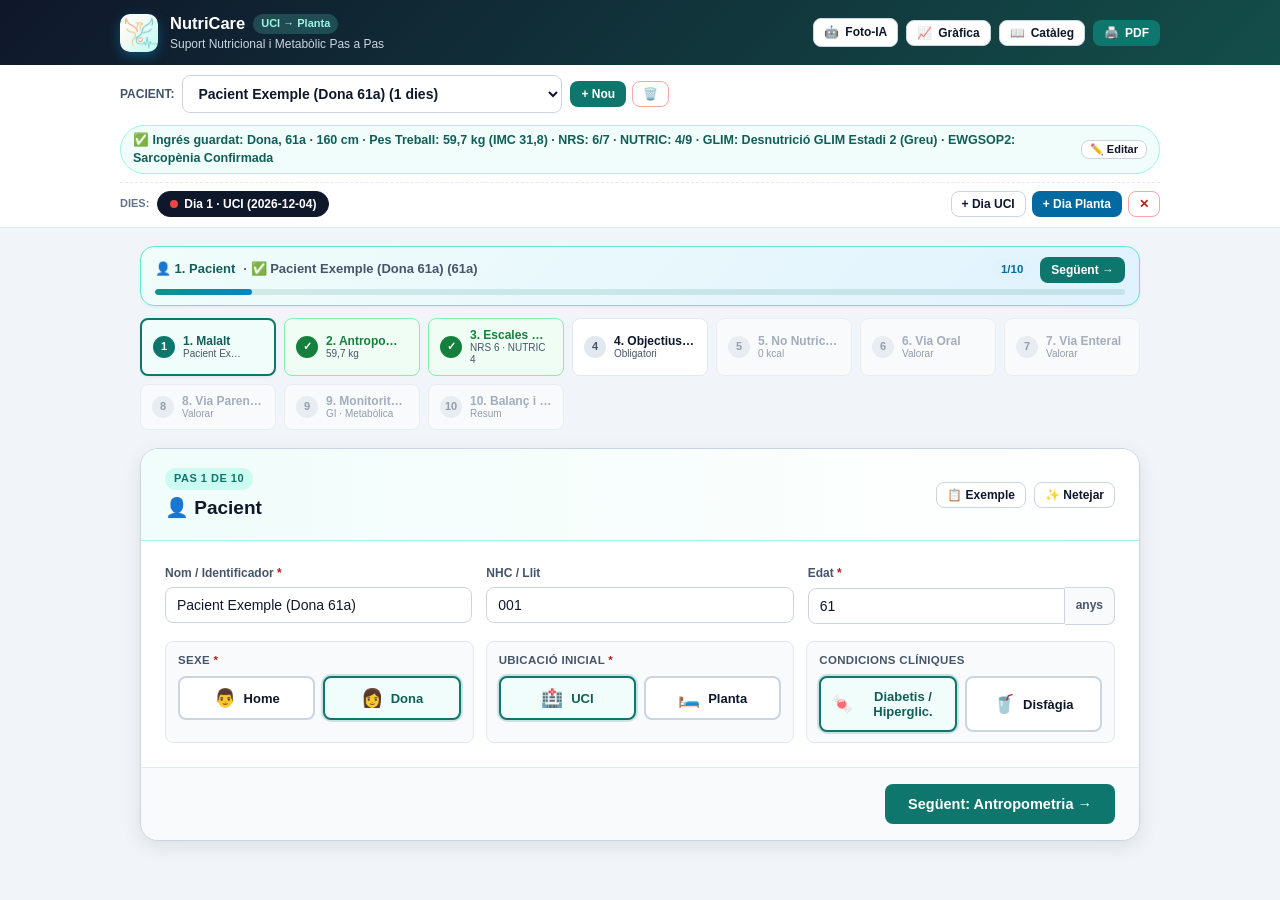
<file: index.html>
<!DOCTYPE html>
<html lang="ca">
<head>
  <meta charset="UTF-8">
  <meta name="viewport" content="width=device-width, initial-scale=1.0, maximum-scale=1.0, user-scalable=no, viewport-fit=cover">
  <meta name="theme-color" content="#0ea5e9">
  <meta name="apple-mobile-web-app-title" content="NutriCare">
  <meta name="apple-mobile-web-app-capable" content="yes">
  <meta name="apple-mobile-web-app-status-bar-style" content="default">
  <link rel="icon" type="image/svg+xml" href="favicon.svg">
  <link rel="icon" type="image/png" sizes="32x32" href="favicon.png">
  <link rel="apple-touch-icon" sizes="180x180" href="apple-touch-icon.png">
  <link rel="manifest" href="manifest.json">
  <title>NutriCare · UCI → Planta</title>
  <link rel="stylesheet" href="css/styles.css">
</head>
<body>

  <!-- CAPÇALERA PRINCIPAL -->
  <header class="app-header">
    <div class="header-inner">
      <div class="brand">
        <div class="brand-logo"><img src="favicon.svg" alt="NutriCare" style="width:100%;height:100%;border-radius:8px;display:block;"></div>
        <div class="brand-title">
          <h1>
            NutriCare
            <span class="brand-tag">UCI → Planta</span>
            <span id="offline-status-pill" class="brand-tag" style="display:none; background:#f59e0b; color:#fff;">📴 Offline</span>
          </h1>
          <div class="brand-subtitle">Suport Nutricional i Metabòlic Pas a Pas</div>
        </div>
      </div>
      <div class="header-actions no-print">
        <a href="foto-agent.html" class="btn btn-sm btn-outline header-btn" style="text-decoration:none;">
          🤖 <span class="btn-text">Foto-IA</span>
        </a>
        <button type="button" class="btn btn-sm btn-outline header-btn" id="btn-open-evolution-modal">
          📈 <span class="btn-text">Gràfica</span>
        </button>
        <button type="button" class="btn btn-sm btn-outline header-btn" id="btn-open-catalog-modal">
          📖 <span class="btn-text">Catàleg</span>
        </button>
        <button type="button" class="btn btn-sm btn-primary header-btn-primary" id="btn-print-report">
          🖨️ <span class="btn-text">PDF</span>
        </button>
      </div>
    </div>
  </header>

  <!-- BARRA SUPERIOR DE PACIENT I DIES -->
  <section class="top-patient-bar no-print">
    <div class="top-patient-inner">
      <div class="patient-row">
        <div class="patient-select-group">
          <span class="patient-label">Pacient:</span>
          <select id="patient-select" class="form-control patient-select"></select>
          <div class="patient-btn-group">
            <button type="button" class="btn btn-sm btn-primary" id="btn-new-patient">+ Nou</button>
            <button type="button" class="btn btn-sm btn-danger-outline" id="btn-delete-patient" title="Eliminar pacient">🗑️</button>
          </div>
        </div>

        <!-- Píndola de Valoració d'Ingrés Guardada -->
        <div id="saved-admission-banner" style="display:none;"></div>
      </div>

      <!-- Línia de dies de valoració -->
      <div class="day-row" id="day-timeline-row" style="display:none;">
        <div style="display:flex; align-items:center; gap:8px; overflow-x:auto;">
          <span style="font-size:11px; font-weight:800; color:var(--text-light); white-space:nowrap;">DIES:</span>
          <div class="day-chips" id="day-chips-container"></div>
        </div>
        <div style="display:flex; gap:6px; flex-wrap:wrap;">
          <button type="button" class="btn btn-sm btn-outline" id="btn-add-day-uci">+ Dia UCI</button>
          <button type="button" class="btn btn-sm btn-secondary" id="btn-add-day-planta">+ Dia Planta</button>
          <button type="button" class="btn btn-sm btn-danger-outline" id="btn-delete-day" title="Esborrar dia actual">✕</button>
        </div>
      </div>
    </div>
  </section>

  <!-- ESCENARI PRINCIPAL -->
  <main class="screen-stage">

    <!-- BARRA VISUAL DE PROGRÉS PAS A PAS -->
    <div class="wizard-guide-banner no-print" id="wizard-guide-banner"></div>

    <!-- BARRA DE PESTANYES / PASSOS -->
    <div class="screen-stepper no-print" id="screen-stepper-bar"></div>

    <!-- ================================================================== -->
    <!-- PANTALLA 1: PACIENT                                                -->
    <!-- ================================================================== -->
    <section class="app-screen" id="screen-1">
      <div class="screen-header">
        <div>
          <span class="screen-step-tag">Pas 1 de 10</span>
          <h2>👤 Pacient</h2>
        </div>
        <div class="screen-header-actions no-print" style="display:flex; gap:8px; flex-wrap:wrap;">
          <button type="button" class="btn btn-sm btn-outline" id="btn-load-demo-patient">
            📋 Exemple
          </button>
          <button type="button" class="btn btn-sm btn-outline" id="btn-clear-patient">
            ✨ Netejar
          </button>
        </div>
      </div>

      <div class="screen-body">
        <div class="form-grid" style="grid-template-columns: repeat(auto-fit, minmax(200px, 1fr));">
          <div class="form-group">
            <label>Nom / Identificador <span class="req-star">*</span></label>
            <input type="text" id="inp-patient-name" class="form-control" placeholder="Ex: Box 4 / Cognoms">
          </div>
          <div class="form-group">
            <label>NHC / Llit</label>
            <input type="text" id="inp-patient-nhc" class="form-control" placeholder="Ex: Llit 12">
          </div>
          <div class="form-group">
            <label>Edat <span class="req-star">*</span></label>
            <div class="input-addon">
              <input type="number" id="inp-patient-age" class="form-control" min="1" max="115" placeholder="61">
              <span class="addon-unit">anys</span>
            </div>
          </div>
        </div>

        <!-- Selecció visual tàctil de Sexe i Ubicació -->
        <div class="visual-step-grid" style="margin-top:16px;">
          <div class="visual-choice-block">
            <label class="visual-block-label">Sexe <span class="req-star">*</span></label>
            <div class="visual-btn-pair">
              <button type="button" class="visual-touch-btn" data-sync-select="inp-patient-sex" data-val="M">
                <span class="vt-icon">👨</span>
                <span class="vt-label">Home</span>
              </button>
              <button type="button" class="visual-touch-btn" data-sync-select="inp-patient-sex" data-val="F">
                <span class="vt-icon">👩</span>
                <span class="vt-label">Dona</span>
              </button>
            </div>
            <select id="inp-patient-sex" class="form-control" style="display:none;">
              <option value="">--</option>
              <option value="F">Dona (F)</option>
              <option value="M">Home (M)</option>
            </select>
          </div>

          <div class="visual-choice-block">
            <label class="visual-block-label">Ubicació Inicial <span class="req-star">*</span></label>
            <div class="visual-btn-pair">
              <button type="button" class="visual-touch-btn" data-sync-select="inp-patient-initial-loc" data-val="UCI">
                <span class="vt-icon">🏥</span>
                <span class="vt-label">UCI</span>
              </button>
              <button type="button" class="visual-touch-btn" data-sync-select="inp-patient-initial-loc" data-val="PLANTA">
                <span class="vt-icon">🛏️</span>
                <span class="vt-label">Planta</span>
              </button>
            </div>
            <select id="inp-patient-initial-loc" class="form-control" style="display:none;">
              <option value="UCI">🔴 UCI</option>
              <option value="PLANTA">🔵 Planta</option>
            </select>
          </div>

          <div class="visual-choice-block">
            <label class="visual-block-label">Condicions Clíniques</label>
            <div class="visual-btn-pair">
              <button type="button" class="visual-touch-btn" id="btn-toggle-diabetes">
                <span class="vt-icon">🍬</span>
                <span class="vt-label">Diabetis / Hiperglic.</span>
              </button>
              <button type="button" class="visual-touch-btn" id="btn-toggle-dysphagia">
                <span class="vt-icon">🥤</span>
                <span class="vt-label">Disfàgia</span>
              </button>
            </div>
            <select id="inp-patient-diabetes" class="form-control" style="display:none;">
              <option value="false">No</option>
              <option value="true">Sí</option>
            </select>
            <select id="inp-patient-dysphagia" class="form-control" style="display:none;">
              <option value="false">No</option>
              <option value="true">Sí</option>
            </select>
          </div>
        </div>

        <div id="step-1-validation-msg" class="alert-box alert-danger" style="display:none; margin-top:14px;"></div>
      </div>

      <div class="screen-footer">
        <span></span>
        <button type="button" class="btn btn-lg btn-primary" id="btn-next-from-1">
          Següent: Antropometria →
        </button>
      </div>
    </section>

    <!-- ================================================================== -->
    <!-- PANTALLA 2: ANTROPOMETRIA                                          -->
    <!-- ================================================================== -->
    <section class="app-screen" id="screen-2">
      <div class="screen-header">
        <div>
          <span class="screen-step-tag">Pas 2 de 10</span>
          <h2>📏 Antropometria i Pes de Treball</h2>
        </div>
      </div>

      <div class="screen-body">
        <div class="admission-subtabs-bar">
          <button type="button" class="adm-subtab active" id="subtab-to-s2">📏 Antropometria</button>
          <button type="button" class="adm-subtab" id="subtab-to-s3">📊 Escales i Sarcopènia</button>
        </div>

        <div class="form-grid">
          <div class="form-group">
            <label>Talla <span class="req-star">*</span></label>
            <div class="input-addon">
              <input type="number" id="inp-patient-height" class="form-control" min="100" max="230" step="0.5" placeholder="165">
              <span class="addon-unit">cm</span>
            </div>
          </div>
          <div class="form-group">
            <label>Pes Actual <span class="req-star">*</span></label>
            <div class="input-addon">
              <input type="number" id="inp-admission-weight" class="form-control" min="25" max="300" step="0.1" placeholder="75">
              <span class="addon-unit">kg</span>
            </div>
          </div>
          <div class="form-group">
            <label>Pes Habitual (6m) <span class="req-star">*</span></label>
            <div class="input-addon">
              <input type="number" id="inp-habitual-weight" class="form-control" min="25" max="300" step="0.1" placeholder="80">
              <span class="addon-unit">kg</span>
            </div>
          </div>
          <div class="form-group">
            <label>Fosfat (Opcional)</label>
            <div class="input-addon">
              <input type="number" id="inp-phosphate" class="form-control" min="0.3" max="8.0" step="0.1" placeholder="2.8">
              <span class="addon-unit">mg/dL</span>
            </div>
          </div>
        </div>

        <div class="calc-results-grid" id="anthro-results-box"></div>
        <div id="admission-risk-alert"></div>
        <div id="step-2-validation-msg" class="alert-box alert-danger" style="display:none; margin-top:14px;"></div>
      </div>

      <div class="screen-footer">
        <button type="button" class="btn btn-outline" id="btn-back-to-1">← Anterior</button>
        <button type="button" class="btn btn-lg btn-primary" id="btn-next-from-2">
          Següent: Escales →
        </button>
      </div>
    </section>

    <!-- ================================================================== -->
    <!-- PANTALLA 3: ESCALES, GLIM I SARCOPÈNIA                             -->
    <!-- ================================================================== -->
    <section class="app-screen" id="screen-3">
      <div class="screen-header">
        <div>
          <span class="screen-step-tag">Pas 3 de 10</span>
          <h2>📊 Escales, GLIM i Sarcopènia</h2>
        </div>
        <span class="badge badge-info" id="badge-auto-sync-status" style="font-size:11.5px; padding:6px 10px;">
          ⚡ Bolcat automàtic
        </span>
      </div>

      <div class="screen-body">
        <div class="admission-subtabs-bar">
          <button type="button" class="adm-subtab" id="subtab2-to-s2">📏 Antropometria</button>
          <button type="button" class="adm-subtab active" id="subtab2-to-s3">📊 Escales i Sarcopènia</button>
        </div>

        <div class="screening-grid">
          <!-- TARGETA 1: NRS-2002 -->
          <div class="score-card" id="card-nrs2002">
            <div class="score-card-header">
              <h4 style="font-size:14px; font-weight:800; margin:0;">📋 NRS-2002</h4>
              <span id="badge-nrs-quick" class="badge">--</span>
            </div>
            <div class="score-card-body">
              <div class="form-group" style="margin-bottom:10px;">
                <div style="display:flex; justify-content:space-between; align-items:center; gap:6px; margin-bottom:3px;">
                  <label style="font-size:11.5px; font-weight:700; margin:0;">1. Estat Nutricional</label>
                  <span id="auto-info-nrs-nutr" class="badge badge-info" style="font-size:10px; padding:2px 6px;">⚡ Auto</span>
                </div>
                <select id="sel-nrs-nutritional" class="form-control form-control-sm">
                  <option value="0">0 pts · Normal (IMC ≥ 20,5 i pèrdua ≤ 5%)</option>
                  <option value="1">1 pt · Lleu (Pèrdua &gt;5% o Ingesta 50-75%)</option>
                  <option value="2">2 pts · Moderat (Pèrdua &gt;10% o IMC 18,5-20,5)</option>
                  <option value="3">3 pts · Greu (Pèrdua &gt;15% o IMC &lt;18,5)</option>
                </select>
              </div>
              <div class="form-group" style="margin-bottom:10px;">
                <div style="display:flex; justify-content:space-between; align-items:center; gap:6px; margin-bottom:3px;">
                  <label style="font-size:11.5px; font-weight:700; margin:0;">2. Gravetat Malaltia</label>
                  <span id="auto-info-nrs-dis" class="badge badge-info" style="font-size:10px; padding:2px 6px;">⚡ Auto</span>
                </div>
                <select id="sel-nrs-disease" class="form-control form-control-sm">
                  <option value="0">0 pts · Normal</option>
                  <option value="1">1 pt · Lleu (Ingrés Planta / Patologia crònica)</option>
                  <option value="2">2 pts · Moderat (Cir. major / Pneumònia greu / Sepsis)</option>
                  <option value="3">3 pts · Greu (Crític UCI / Xoc / APACHE &gt; 10)</option>
                </select>
              </div>
              <div class="score-row-info" id="row-nrs-age-info" style="font-size:11.5px; padding:6px 10px; background:var(--surface-alt); border-radius:6px; margin-bottom:10px; border:1px solid var(--border);"></div>
              <div id="nrs-result-box" class="score-result-banner"></div>
            </div>
          </div>

          <!-- TARGETA 2: NUTRIC SCORE -->
          <div class="score-card" id="card-nutric">
            <div class="score-card-header">
              <h4 style="font-size:14px; font-weight:800; margin:0;">🩺 mNUTRIC (UCI)</h4>
              <span id="badge-nutric-quick" class="badge">--</span>
            </div>
            <div class="score-card-body">
              <div class="score-row-info" id="row-nutric-age-info" style="font-size:11.5px; padding:6px 10px; background:var(--surface-alt); border-radius:6px; margin-bottom:8px; border:1px solid var(--border);"></div>
              <div style="display:grid; grid-template-columns:1fr 1fr; gap:8px; margin-bottom:8px;">
                <div class="form-group" style="margin-bottom:0;">
                  <label style="font-size:11px; font-weight:700;">APACHE II</label>
                  <select id="sel-nutric-apache" class="form-control form-control-sm">
                    <option value="0">&lt; 15 (0p)</option>
                    <option value="1">15 - 19 (1p)</option>
                    <option value="2">20 - 27 (2p)</option>
                    <option value="3">≥ 28 (3p)</option>
                  </select>
                </div>
                <div class="form-group" style="margin-bottom:0;">
                  <label style="font-size:11px; font-weight:700;">SOFA</label>
                  <select id="sel-nutric-sofa" class="form-control form-control-sm">
                    <option value="0">&lt; 6 (0p)</option>
                    <option value="1">6 - 9 (1p)</option>
                    <option value="2">≥ 10 (2p)</option>
                  </select>
                </div>
              </div>
              <div style="display:grid; grid-template-columns:1fr 1fr; gap:8px; margin-bottom:10px;">
                <div class="form-group" style="margin-bottom:0;">
                  <label style="font-size:11px; font-weight:700;">Comorbilitats</label>
                  <select id="sel-nutric-comorb" class="form-control form-control-sm">
                    <option value="0">0 - 1 (0p)</option>
                    <option value="1">≥ 2 (1p)</option>
                  </select>
                </div>
                <div class="form-group" style="margin-bottom:0;">
                  <label style="font-size:11px; font-weight:700;">Dies pre-UCI</label>
                  <select id="sel-nutric-preicu" class="form-control form-control-sm">
                    <option value="0">&lt; 1 dia (0p)</option>
                    <option value="1">≥ 1 dia (1p)</option>
                  </select>
                </div>
              </div>
              <div id="nutric-result-box" class="score-result-banner"></div>
            </div>
          </div>
        </div>

        <!-- CRITERIS GLIM -->
        <div class="glim-card" style="margin-top:14px;">
          <div class="glim-header-bar">
            <div style="display:flex; align-items:center; gap:8px;">
              <span style="font-size:17px;">🧬</span>
              <strong style="font-size:14px;">Criteris GLIM (Desnutrició)</strong>
            </div>
            <label class="glim-switch-label">
              <input type="checkbox" id="chk-enable-glim">
              <span>Avaluar GLIM</span>
            </label>
          </div>

          <div id="glim-body-wrapper" style="display:none; padding:14px; border-top:1px solid var(--border);">
            <div class="glim-columns-grid">
              <div class="glim-col">
                <div class="glim-col-title">1. Fenotípics (≥ 1)</div>
                <div class="glim-criterion-group">
                  <label class="glim-crit-label">Pèrdua de pes</label>
                  <select id="sel-glim-pheno-weight" class="form-control form-control-sm">
                    <option value="none">No (&lt; 5%)</option>
                    <option value="moderate">Moderada (5-10% 6m)</option>
                    <option value="severe">Greu (&gt; 10% 6m)</option>
                  </select>
                  <div id="hint-glim-weight" class="glim-auto-hint"></div>
                </div>
                <div class="glim-criterion-group">
                  <label class="glim-crit-label">Baix IMC</label>
                  <select id="sel-glim-pheno-bmi" class="form-control form-control-sm">
                    <option value="none">Normal</option>
                    <option value="moderate">Moderat (&lt;20 o &lt;22 si ≥70a)</option>
                    <option value="severe">Greu (&lt;18.5 o &lt;20 si ≥70a)</option>
                  </select>
                  <div id="hint-glim-bmi" class="glim-auto-hint"></div>
                </div>
                <div class="glim-criterion-group" style="margin-bottom:0;">
                  <label class="glim-crit-label">Massa muscular</label>
                  <select id="sel-glim-pheno-muscle" class="form-control form-control-sm">
                    <option value="none">Conservada</option>
                    <option value="moderate">Dèficit moderat</option>
                    <option value="severe">Dèficit greu</option>
                  </select>
                </div>
              </div>

              <div class="glim-col">
                <div class="glim-col-title">2. Etiològics (≥ 1)</div>
                <div class="glim-criterion-group">
                  <label class="form-check-label" style="font-size:12px; display:flex; align-items:center; gap:8px; margin-bottom:8px;">
                    <input type="checkbox" id="chk-glim-etio-intake">
                    <span>Ingesta ≤ 50% (&gt;1 setm.)</span>
                  </label>
                  <label class="form-check-label" style="font-size:12px; display:flex; align-items:center; gap:8px; margin-bottom:8px;">
                    <input type="checkbox" id="chk-glim-etio-gastro">
                    <span>Malabsorció / Patologia GI</span>
                  </label>
                  <label class="form-check-label" style="font-size:12px; display:flex; align-items:center; gap:8px; margin-bottom:8px;">
                    <input type="checkbox" id="chk-glim-etio-acute">
                    <span>Inflamació aguda (Crític UCI / Sèpsia)</span>
                  </label>
                  <label class="form-check-label" style="font-size:12px; display:flex; align-items:center; gap:8px;">
                    <input type="checkbox" id="chk-glim-etio-chronic">
                    <span>Inflamació crònica / Neoplàsia</span>
                  </label>
                </div>
              </div>
            </div>
            <div id="glim-result-box" class="score-result-banner" style="margin-top:12px;"></div>
          </div>
        </div>

        <!-- SARCOPÈNIA (EWGSOP2) -->
        <div class="glim-card" id="card-ewgsop2" style="margin-top:14px;">
          <div class="glim-header-bar">
            <div style="display:flex; align-items:center; gap:8px;">
              <span style="font-size:17px;">💪</span>
              <strong style="font-size:14px;">Sarcopènia (EWGSOP2)</strong>
              <span class="badge badge-info" id="badge-ewgsop-quick" style="font-size:11px;">F-A-C-S</span>
            </div>
            <label class="glim-switch-label">
              <input type="checkbox" id="chk-enable-ewgsop">
              <span>Avaluar Sarcopènia</span>
            </label>
          </div>

          <div id="ewgsop-body-wrapper" style="display:none; padding:14px; border-top:1px solid var(--border);">
            <div class="glim-col" style="margin-bottom:12px;">
              <div class="glim-col-title" style="display:flex; justify-content:space-between; align-items:center;">
                <span>1. FIND · SARC-F</span>
                <span id="badge-sarcf-score" class="badge badge-success">SARC-F: 0/10</span>
              </div>

              <div class="ewgsop-sarcf-grid">
                <div class="glim-criterion-group">
                  <label class="glim-crit-label">Força (4,5 kg)</label>
                  <select id="sel-sarcf-strength" class="form-control form-control-sm">
                    <option value="0">0 · Normal</option>
                    <option value="1">1 · Alguna dif.</option>
                    <option value="2">2 · Molta / Incapaç</option>
                  </select>
                </div>
                <div class="glim-criterion-group">
                  <label class="glim-crit-label">Caminar</label>
                  <select id="sel-sarcf-walking" class="form-control form-control-sm">
                    <option value="0">0 · Normal</option>
                    <option value="1">1 · Alguna dif.</option>
                    <option value="2">2 · Molta / Incapaç</option>
                  </select>
                </div>
                <div class="glim-criterion-group">
                  <label class="glim-crit-label">Aixecar cadira</label>
                  <select id="sel-sarcf-chair" class="form-control form-control-sm">
                    <option value="0">0 · Normal</option>
                    <option value="1">1 · Alguna dif.</option>
                    <option value="2">2 · Molta / Incapaç</option>
                  </select>
                </div>
                <div class="glim-criterion-group">
                  <label class="glim-crit-label">Pujar escales</label>
                  <select id="sel-sarcf-stairs" class="form-control form-control-sm">
                    <option value="0">0 · Normal</option>
                    <option value="1">1 · Alguna dif.</option>
                    <option value="2">2 · Molta / Incapaç</option>
                  </select>
                </div>
                <div class="glim-criterion-group">
                  <label class="glim-crit-label">Caigudes (1a)</label>
                  <select id="sel-sarcf-falls" class="form-control form-control-sm">
                    <option value="0">0 · Cap</option>
                    <option value="1">1 · 1-3 caigudes</option>
                    <option value="2">2 · ≥ 4 caigudes</option>
                  </select>
                </div>
              </div>

              <label class="form-check-label" style="font-size:12px; display:flex; align-items:center; gap:8px; margin-top:6px; font-weight:700; color:var(--primary-dark);">
                <input type="checkbox" id="chk-ewgsop-clinical-suspicion">
                <span>Sospita clínica directa (UCI, enllitament o atròfia)</span>
              </label>
            </div>

            <div class="glim-columns-grid">
              <div class="glim-col">
                <div class="glim-col-title">2. ASSESS · Força</div>
                <div id="hint-ewgsop-strength-cutoffs" class="glim-auto-hint" style="margin-bottom:8px;">
                  Tall: H &lt;27 kg | D &lt;16 kg · Cadira &gt;15 s
                </div>
                <div style="display:grid; grid-template-columns:1fr 1fr; gap:8px; margin-bottom:8px;">
                  <div class="form-group" style="margin-bottom:0;">
                    <label style="font-size:11px; font-weight:700;">Dinamometria (kg)</label>
                    <input type="number" id="inp-ewgsop-handgrip" class="form-control form-control-sm" min="0" max="80" step="0.5" placeholder="kg">
                  </div>
                  <div class="form-group" style="margin-bottom:0;">
                    <label style="font-size:11px; font-weight:700;">5 Aixecades (s)</label>
                    <input type="number" id="inp-ewgsop-chair-sec" class="form-control form-control-sm" min="0" max="120" step="0.5" placeholder="seg">
                  </div>
                </div>
                <select id="sel-ewgsop-strength-status" class="form-control form-control-sm">
                  <option value="auto">Auto segons proves</option>
                  <option value="normal">Força conservada</option>
                  <option value="low">Baixa força (Criteri 1 +)</option>
                </select>
              </div>

              <div class="glim-col">
                <div class="glim-col-title">3. CONFIRM · Massa</div>
                <div id="hint-ewgsop-mass-cutoffs" class="glim-auto-hint" style="margin-bottom:8px;">
                  Tall: ASMI &lt;7 (H) / &lt;5,5 (D) · Panxell &lt;31 cm
                </div>
                <div style="display:grid; grid-template-columns:1fr 1fr; gap:8px; margin-bottom:8px;">
                  <div class="form-group" style="margin-bottom:0;">
                    <label style="font-size:11px; font-weight:700;">Panxell (cm)</label>
                    <input type="number" id="inp-ewgsop-calf-cm" class="form-control form-control-sm" min="15" max="60" step="0.5" placeholder="&lt; 31">
                  </div>
                  <div class="form-group" style="margin-bottom:0;">
                    <label style="font-size:11px; font-weight:700;">ASMI (kg/m²)</label>
                    <input type="number" id="inp-ewgsop-asmi" class="form-control form-control-sm" min="2" max="15" step="0.1" placeholder="BIA">
                  </div>
                </div>
                <select id="sel-ewgsop-mass-status" class="form-control form-control-sm">
                  <option value="auto">Auto segons panxell / ASMI</option>
                  <option value="normal">Massa conservada</option>
                  <option value="low">Baixa massa muscular (Criteri 2 +)</option>
                </select>
              </div>

              <div class="glim-col">
                <div class="glim-col-title">4. SEVERITY · Rendiment</div>
                <div class="glim-auto-hint" style="margin-bottom:8px;">
                  Tall: Marxa ≤ 0,8 m/s · SPPB ≤ 8 pts
                </div>
                <div style="display:grid; grid-template-columns:1fr 1fr; gap:8px; margin-bottom:8px;">
                  <div class="form-group" style="margin-bottom:0;">
                    <label style="font-size:11px; font-weight:700;">Marxa (m/s)</label>
                    <input type="number" id="inp-ewgsop-gait" class="form-control form-control-sm" min="0" max="3" step="0.05" placeholder="≤ 0,8">
                  </div>
                  <div class="form-group" style="margin-bottom:0;">
                    <label style="font-size:11px; font-weight:700;">SPPB (0-12)</label>
                    <input type="number" id="inp-ewgsop-sppb" class="form-control form-control-sm" min="0" max="12" step="1" placeholder="≤ 8">
                  </div>
                </div>
                <select id="sel-ewgsop-perf-status" class="form-control form-control-sm">
                  <option value="auto">Auto segons marxa / SPPB</option>
                  <option value="normal">Rendiment conservat</option>
                  <option value="low">Baix rendiment / Enllitat (Criteri 3 +)</option>
                </select>
              </div>
            </div>

            <div id="ewgsop-result-box" class="score-result-banner" style="margin-top:12px;"></div>
          </div>
        </div>
      </div>

      <div class="screen-footer">
        <button type="button" class="btn btn-outline" id="btn-back-to-2">← Anterior</button>
        <button type="button" class="btn btn-lg btn-primary" id="btn-next-from-3">
          Següent: Objectius →
        </button>
      </div>
    </section>

    <!-- ================================================================== -->
    <!-- PANTALLA 4: OBJECTIUS DEL DIA                                      -->
    <!-- ================================================================== -->
    <section class="app-screen" id="screen-4">
      <div class="screen-header">
        <div>
          <span class="screen-step-tag">Pas 4 de 10</span>
          <h2 id="screen-4-title">🎯 Objectius del Dia</h2>
        </div>
      </div>

      <div class="screen-body">
        <!-- Targetes visuals de fase clínica -->
        <div class="visual-presets-grid" style="margin-bottom:16px;">
          <button type="button" class="visual-preset-card" data-preset-phase="refeed_d1">
            <span class="vp-icon">🚨</span>
            <span class="vp-title">Refeeding</span>
            <span class="vp-sub">10 kcal · 1,0 g/kg</span>
          </button>
          <button type="button" class="visual-preset-card" data-preset-phase="uci_early">
            <span class="vp-icon">🏥</span>
            <span class="vp-title">UCI Precoç</span>
            <span class="vp-sub">15 kcal · 1,2 g/kg</span>
          </button>
          <button type="button" class="visual-preset-card" data-preset-phase="uci_stable">
            <span class="vp-icon">⚖️</span>
            <span class="vp-title">UCI Estable</span>
            <span class="vp-sub">20 kcal · 1,5 g/kg</span>
          </button>
          <button type="button" class="visual-preset-card" data-preset-phase="uci_trrc">
            <span class="vp-icon">🔥</span>
            <span class="vp-title">Crític / TRRC</span>
            <span class="vp-sub">25 kcal · 1,8 g/kg</span>
          </button>
          <button type="button" class="visual-preset-card" data-preset-phase="planta_anabolic">
            <span class="vp-icon">🛏️</span>
            <span class="vp-title">Planta</span>
            <span class="vp-sub">30 kcal · 1,8 g/kg</span>
          </button>
        </div>

        <div class="form-grid">
          <div class="form-group">
            <label>Ubicació avui</label>
            <select id="inp-day-location" class="form-control">
              <option value="UCI">🔴 UCI</option>
              <option value="PLANTA">🔵 Planta</option>
            </select>
          </div>
          <div class="form-group">
            <label>Fase / Etiqueta</label>
            <input type="text" id="inp-day-phase" class="form-control" placeholder="Ex: Dia 1 UCI">
          </div>
          <div class="form-group">
            <label>Data</label>
            <input type="date" id="inp-day-date" class="form-control">
          </div>
          <div class="form-group">
            <label>Pes Avui</label>
            <div class="input-addon">
              <input type="number" id="inp-actual-weight" class="form-control" min="25" max="300" step="0.1">
              <span class="addon-unit">kg</span>
            </div>
          </div>
          <div class="form-group work-weight-group">
            <label style="color:var(--primary-dark);">⚖️ Pes de Treball</label>
            <div class="input-addon">
              <input type="text" id="disp-work-weight-day" class="form-control" readonly style="background:var(--primary-soft); border-color:#5eead4; font-weight:800; color:var(--primary-dark); font-size:15px; width:75px; flex:0 0 75px; text-align:right;">
              <span class="addon-unit" id="disp-work-weight-tag" style="background:var(--primary-light); color:var(--primary-dark); font-size:11.5px; font-weight:700; white-space:nowrap; padding:8px 10px;">kg</span>
            </div>
          </div>
        </div>

        <div class="form-grid" style="margin-top:12px;">
          <div class="form-group">
            <label>Mètode Energia</label>
            <select id="inp-energy-method" class="form-control">
              <option value="weight">Per Pes de Treball (kcal/kg)</option>
              <option value="ic">Calorimetria Indirecta (CI)</option>
            </select>
          </div>

          <div class="form-group" id="weight-kcal-group">
            <label>Energia</label>
            <div class="input-addon">
              <input type="number" id="inp-kcal-kg-target" class="form-control" min="5" max="45" step="1">
              <span class="addon-unit">kcal/kg</span>
            </div>
          </div>

          <div class="form-group" id="ic-kcal-group" style="display:none;">
            <label>Kcal CI</label>
            <div class="input-addon">
              <input type="number" id="inp-ic-kcal" class="form-control" min="400" max="5000" step="10">
              <span class="addon-unit">kcal</span>
            </div>
          </div>

          <div class="form-group" id="ic-pct-group" style="display:none;">
            <label>% sobre CI</label>
            <div class="input-addon">
              <input type="number" id="inp-ic-pct" class="form-control" min="20" max="120" step="5">
              <span class="addon-unit">%</span>
            </div>
          </div>

          <div class="form-group">
            <label>Proteïnes</label>
            <div class="input-addon">
              <input type="number" id="inp-prot-kg-target" class="form-control" min="0.5" max="2.5" step="0.1">
              <span class="addon-unit">g/kg</span>
            </div>
          </div>

          <div class="form-group">
            <label>Lípids Màx.</label>
            <div class="input-addon">
              <input type="number" id="inp-lip-kg-target" class="form-control" min="0.3" max="1.5" step="0.1">
              <span class="addon-unit">g/kg</span>
            </div>
          </div>
        </div>

        <div id="targets-calculated-summary"></div>
      </div>

      <div class="screen-footer">
        <button type="button" class="btn btn-outline" id="btn-back-to-3">← Anterior</button>
        <button type="button" class="btn btn-lg btn-primary" id="btn-next-from-4">
          Següent: No Nutricionals →
        </button>
      </div>
    </section>

    <!-- ================================================================== -->
    <!-- PANTALLA 5: APORTS NO NUTRICIONALS                                 -->
    <!-- ================================================================== -->
    <section class="app-screen" id="screen-5">
      <div class="screen-header">
        <div>
          <span class="screen-step-tag">Pas 5 de 10</span>
          <h2 id="screen-5-title">💉 Calòrics No Nutricionals</h2>
        </div>
        <button type="button" class="btn btn-sm btn-outline" id="btn-clear-non-nutr">Posar tot a 0</button>
      </div>

      <div class="screen-body">
        <div class="route-context-banner" id="context-banner-screen-5"></div>

        <div class="table-wrap" style="border:1px solid var(--border); border-radius:10px;">
          <table class="clinical-table">
            <thead>
              <tr>
                <th>Perfusió</th>
                <th>Concentració</th>
                <th class="num">ml/h</th>
                <th class="num">Hores</th>
                <th class="num">Volum 24h</th>
                <th class="num">Macro</th>
                <th class="num">Kcal</th>
              </tr>
            </thead>
            <tbody>
              <tr>
                <td><strong>Sèrum Glucosat</strong></td>
                <td>
                  <select id="inp-sg-conc" class="form-control">
                    <option value="0.05">SG 5%</option>
                    <option value="0.1">SG 10%</option>
                    <option value="0.2">SG 20%</option>
                    <option value="0.3">SG 30%</option>
                    <option value="0.5">SG 50%</option>
                  </select>
                </td>
                <td class="num">
                  <div class="input-addon">
                    <input type="number" id="inp-sg-rate" class="form-control" min="0" step="1" style="text-align:right;">
                    <span class="addon-unit">ml/h</span>
                  </div>
                </td>
                <td class="num">
                  <div class="input-addon">
                    <input type="number" id="inp-sg-hours" class="form-control" min="1" max="24" step="1" style="text-align:right; width:65px;">
                    <span class="addon-unit">h</span>
                  </div>
                </td>
                <td class="num">
                  <div class="input-addon">
                    <input type="number" id="inp-sg-vol" class="form-control" min="0" step="25" style="text-align:right;">
                    <span class="addon-unit">ml</span>
                  </div>
                </td>
                <td class="num" id="cell-sg-macro">0 g</td>
                <td class="num" id="cell-sg-kcal"><strong>0 kcal</strong></td>
              </tr>

              <tr class="uci-only-nonnutr">
                <td><strong>Propofol</strong></td>
                <td>
                  <select id="inp-propofol-conc" class="form-control">
                    <option value="0.1">1% (1,1 kcal/ml)</option>
                    <option value="0.2">2% (1,1 kcal/ml)</option>
                  </select>
                </td>
                <td class="num">
                  <div class="input-addon">
                    <input type="number" id="inp-propofol-rate" class="form-control" min="0" step="0.5" style="text-align:right;">
                    <span class="addon-unit">ml/h</span>
                  </div>
                </td>
                <td class="num">
                  <div class="input-addon">
                    <input type="number" id="inp-propofol-hours" class="form-control" min="1" max="24" step="1" style="text-align:right; width:65px;">
                    <span class="addon-unit">h</span>
                  </div>
                </td>
                <td class="num">
                  <div class="input-addon">
                    <input type="number" id="inp-propofol-vol" class="form-control" min="0" step="10" style="text-align:right;">
                    <span class="addon-unit">ml</span>
                  </div>
                </td>
                <td class="num" id="cell-propofol-macro">0 g</td>
                <td class="num" id="cell-propofol-kcal"><strong>0 kcal</strong></td>
              </tr>

              <tr class="uci-only-nonnutr">
                <td><strong>Citrat TRRC</strong></td>
                <td><span class="badge badge-info">0,12 kcal/ml</span></td>
                <td class="num">
                  <div class="input-addon">
                    <input type="number" id="inp-citrate-rate" class="form-control" min="0" step="5" style="text-align:right;">
                    <span class="addon-unit">ml/h</span>
                  </div>
                </td>
                <td class="num">
                  <div class="input-addon">
                    <input type="number" id="inp-citrate-hours" class="form-control" min="1" max="24" step="1" style="text-align:right; width:65px;">
                    <span class="addon-unit">h</span>
                  </div>
                </td>
                <td class="num">
                  <div class="input-addon">
                    <input type="number" id="inp-citrate-vol" class="form-control" min="0" step="50" style="text-align:right;">
                    <span class="addon-unit">ml</span>
                  </div>
                </td>
                <td class="num" id="cell-citrate-macro">-</td>
                <td class="num" id="cell-citrate-kcal"><strong>0 kcal</strong></td>
              </tr>

              <tr class="uci-only-nonnutr">
                <td><strong>Clevidipino</strong></td>
                <td><span class="badge badge-info">2 kcal/ml</span></td>
                <td class="num">
                  <div class="input-addon">
                    <input type="number" id="inp-clevidipine-rate" class="form-control" min="0" step="0.5" style="text-align:right;">
                    <span class="addon-unit">ml/h</span>
                  </div>
                </td>
                <td class="num">
                  <div class="input-addon">
                    <input type="number" id="inp-clevidipine-hours" class="form-control" min="1" max="24" step="1" style="text-align:right; width:65px;">
                    <span class="addon-unit">h</span>
                  </div>
                </td>
                <td class="num">
                  <div class="input-addon">
                    <input type="number" id="inp-clevidipine-vol" class="form-control" min="0" step="10" style="text-align:right;">
                    <span class="addon-unit">ml</span>
                  </div>
                </td>
                <td class="num" id="cell-clevidipine-macro">0 g</td>
                <td class="num" id="cell-clevidipine-kcal"><strong>0 kcal</strong></td>
              </tr>

              <tr class="uci-only-nonnutr">
                <td><strong>Lactulosa</strong></td>
                <td><span class="badge badge-info">40 kcal / sobre</span></td>
                <td class="num">-</td>
                <td class="num">-</td>
                <td class="num">
                  <div class="input-addon">
                    <input type="number" id="inp-lactulose-units" class="form-control" min="0" step="1" style="text-align:right;">
                    <span class="addon-unit">u.</span>
                  </div>
                </td>
                <td class="num" id="cell-lactulose-macro">0 g</td>
                <td class="num" id="cell-lactulose-kcal"><strong>0 kcal</strong></td>
              </tr>

              <tr style="background:var(--primary-soft); font-weight:800;">
                <td colspan="4"><strong>TOTAL NO NUTRICIONALS</strong></td>
                <td class="num" id="cell-nonnutr-total-vol">0 ml</td>
                <td class="num" id="cell-nonnutr-total-macro">0g gluc · 0g líp</td>
                <td class="num" id="cell-nonnutr-total-kcal" style="color:var(--primary-dark); font-size:15px;">0 kcal</td>
              </tr>
            </tbody>
          </table>
        </div>
      </div>

      <div class="screen-footer">
        <button type="button" class="btn btn-outline" id="btn-back-to-4">← Anterior</button>
        <button type="button" class="btn btn-lg btn-primary" id="btn-next-from-5">
          Següent: Via Oral →
        </button>
      </div>
    </section>

    <!-- ================================================================== -->
    <!-- PANTALLA 6: VIA ORAL                                               -->
    <!-- ================================================================== -->
    <section class="app-screen" id="screen-6">
      <div class="screen-header">
        <div>
          <span class="screen-step-tag">Pas 6 de 10</span>
          <h2>🍽️ Via Oral i Suplements</h2>
        </div>
      </div>

      <div class="screen-body">
        <div class="route-context-banner" id="context-banner-screen-6"></div>

        <div class="decision-gate-box">
          <h3>Pot fer Via Oral avui?</h3>
          <div class="decision-buttons-row">
            <button type="button" class="decision-big-btn" id="btn-screen6-oral-yes">
              ✅ SÍ, Via Oral
            </button>
            <button type="button" class="decision-big-btn" id="btn-screen6-oral-no">
              ❌ NO (Saltar a Enteral →)
            </button>
          </div>
        </div>

        <div id="oral-config-panel" style="display:none;">
          <div style="border:2px solid var(--primary); border-radius:12px; padding:16px; background:#fff;">
            <div class="form-grid" style="align-items:end;">
              <div class="form-group" style="grid-column: span 2;">
                <label>Dieta Hospitalària</label>
                <select id="inp-oral-diet" class="form-control" style="font-weight:700;"></select>
              </div>
              <div class="form-group">
                <label>% Ingesta Safata</label>
                <div style="display:flex; gap:5px; flex-wrap:wrap;">
                  <button type="button" class="btn btn-sm btn-outline" data-quick-tray-pct="0">0%</button>
                  <button type="button" class="btn btn-sm btn-outline" data-quick-tray-pct="0.25">25%</button>
                  <button type="button" class="btn btn-sm btn-outline" data-quick-tray-pct="0.5">50%</button>
                  <button type="button" class="btn btn-sm btn-outline" data-quick-tray-pct="0.75">75%</button>
                  <button type="button" class="btn btn-sm btn-outline" data-quick-tray-pct="1">100%</button>
                </div>
              </div>
            </div>

            <div id="oral-diet-detail-banner" style="margin-top:10px; padding:10px; background:var(--primary-soft); border:1px solid #99f6e4; border-radius:8px; font-size:12.5px;"></div>

            <div style="margin-top:12px;">
              <div style="display:flex; justify-content:space-between; align-items:center; flex-wrap:wrap; gap:8px; margin-bottom:8px;">
                <button type="button" class="btn btn-sm btn-outline" id="btn-toggle-comstock-meals">
                  📷 Àpats i Agent IA per Fotos (Abans / Després) ▾
                </button>
                <div style="display:flex; align-items:center; gap:6px; flex-wrap:wrap;">
                  <span class="badge badge-info" id="badge-photo-agent-mode">🤖 Agent Visual Actiu</span>
                  <a href="foto-agent.html" class="btn btn-sm btn-outline" style="text-decoration:none; font-weight:700;">
                    🧠 App Entrenador Foto-IA ↗
                  </a>
                  <button type="button" class="btn btn-sm btn-outline" id="btn-config-gemini-key" title="Configurar Clau API Gemini opcional per visió IA al núvol">
                    ⚙️ IA Cloud
                  </button>
                </div>
              </div>
              <div id="comstock-meals-wrapper" style="display:block; margin-top:8px;">
                <div id="photo-agent-global-summary" style="margin-bottom:10px;"></div>
                <div class="comstock-grid-2" id="comstock-meals-container"></div>
              </div>
            </div>

            <div style="margin-top:14px; padding-top:12px; border-top:1px solid var(--border);">
              <div style="display:flex; justify-content:space-between; align-items:center; flex-wrap:wrap; gap:8px; margin-bottom:10px;">
                <strong style="font-size:13.5px;">🥤 Suplements Orals i Mòduls</strong>
                <div style="display:flex; gap:6px; flex-wrap:wrap;">
                  <button type="button" class="btn btn-sm btn-secondary" id="btn-auto-suggest-supp">⚡ Auto-cobrir dèficit</button>
                  <button type="button" class="btn btn-sm btn-primary" id="btn-add-supplement">+ Suplement</button>
                </div>
              </div>
              <div id="supplements-active-list"></div>
            </div>
          </div>
        </div>
      </div>

      <div class="screen-footer">
        <button type="button" class="btn btn-outline" id="btn-back-to-5">← Anterior</button>
        <div style="display:flex; gap:8px; flex-wrap:wrap;">
          <button type="button" class="btn btn-outline" id="btn-skip-to-monitoring-from-6">
            🩺 Anar a Monitorització →
          </button>
          <button type="button" class="btn btn-lg btn-primary" id="btn-next-from-6">
            Següent: Enteral →
          </button>
        </div>
      </div>
    </section>

    <!-- ================================================================== -->
    <!-- PANTALLA 7: NUTRICIÓ ENTERAL                                       -->
    <!-- ================================================================== -->
    <section class="app-screen" id="screen-7">
      <div class="screen-header">
        <div>
          <span class="screen-step-tag">Pas 7 de 10</span>
          <h2>🍼 Nutrició Enteral (NE)</h2>
        </div>
      </div>

      <div class="screen-body">
        <div class="route-context-banner" id="context-banner-screen-7"></div>

        <div class="decision-gate-box">
          <h3>Pautar Nutrició Enteral avui?</h3>
          <div class="decision-buttons-row">
            <button type="button" class="decision-big-btn" id="btn-screen7-ne-yes">
              ✅ SÍ, Nutrició Enteral
            </button>
            <button type="button" class="decision-big-btn" id="btn-screen7-ne-no">
              ❌ NO (Saltar a Parenteral →)
            </button>
          </div>
        </div>

        <div id="ne-config-panel" style="display:none;">
          <div style="border:2px solid var(--primary); border-radius:12px; padding:16px; background:#fff;">
            <div style="display:flex; justify-content:space-between; align-items:center; flex-wrap:wrap; gap:8px; margin-bottom:12px;">
              <strong style="font-size:14px; color:var(--primary-dark);">Fórmula i Velocitat</strong>
              <button type="button" class="btn btn-sm btn-primary" id="btn-auto-ne-card">
                ⚡ Cobrir 100% dèficit
              </button>
            </div>

            <div class="form-group" style="margin-bottom:12px;">
              <label>Fórmula Enteral</label>
              <select id="inp-ne-formula" class="form-control" style="font-weight:700;"></select>
            </div>

            <div class="form-grid">
              <div class="form-group">
                <label>Volum 24h</label>
                <div class="input-addon">
                  <input type="number" id="inp-ne-vol" class="form-control" min="0" max="3000" step="25">
                  <span class="addon-unit">ml/24h</span>
                </div>
              </div>
              <div class="form-group">
                <label>Velocitat Bomba</label>
                <div class="input-addon">
                  <input type="number" id="inp-ne-rate" class="form-control" min="0" max="150" step="1">
                  <span class="addon-unit">ml/h</span>
                </div>
              </div>
              <div class="form-group">
                <label>Aigua Lliure</label>
                <div class="input-addon">
                  <input type="number" id="inp-free-water" class="form-control" min="0" step="50">
                  <span class="addon-unit">ml/24h</span>
                </div>
              </div>
              <div class="form-group">
                <label>Mòdul Proteic</label>
                <button type="button" class="btn btn-outline" id="btn-add-protifar-ne" style="height:38px;">
                  + Protifar®
                </button>
              </div>
            </div>

            <div id="ne-formula-details" style="margin-top:12px; padding:10px; background:var(--primary-soft); border:1px solid #99f6e4; border-radius:8px; font-size:12.5px;"></div>
          </div>
        </div>
      </div>

      <div class="screen-footer">
        <button type="button" class="btn btn-outline" id="btn-back-to-6">← Anterior</button>
        <div style="display:flex; gap:8px; flex-wrap:wrap;">
          <button type="button" class="btn btn-outline" id="btn-skip-to-monitoring-from-7">
            🩺 Anar a Monitorització →
          </button>
          <button type="button" class="btn btn-lg btn-primary" id="btn-next-from-7">
            Següent: Parenteral →
          </button>
        </div>
      </div>
    </section>

    <!-- ================================================================== -->
    <!-- PANTALLA 8: NUTRICIÓ PARENTERAL                                    -->
    <!-- ================================================================== -->
    <section class="app-screen" id="screen-8">
      <div class="screen-header">
        <div>
          <span class="screen-step-tag">Pas 8 de 10</span>
          <h2>💧 Nutrició Parenteral (NP)</h2>
        </div>
      </div>

      <div class="screen-body">
        <div class="route-context-banner" id="context-banner-screen-8"></div>

        <div class="decision-gate-box">
          <h3>Pautar Nutrició Parenteral avui?</h3>
          <div class="decision-buttons-row">
            <button type="button" class="decision-big-btn" id="btn-screen8-np-yes">
              ✅ SÍ, Nutrició Parenteral
            </button>
            <button type="button" class="decision-big-btn" id="btn-screen8-np-no">
              ❌ NO (Saltar a Monitorització →)
            </button>
          </div>
        </div>

        <div id="np-config-panel" style="display:none;">
          <div style="border:2px solid var(--primary); border-radius:12px; padding:16px; background:#fff;">
            <div style="display:flex; justify-content:space-between; align-items:center; flex-wrap:wrap; gap:8px; margin-bottom:12px;">
              <strong style="font-size:14px; color:var(--primary-dark);">Composició NP</strong>
              <button type="button" class="btn btn-sm btn-primary" id="btn-auto-np">
                ⚡ Cobrir dèficit restant
              </button>
            </div>

            <div class="form-grid">
              <div class="form-group">
                <label>Tipus NP</label>
                <select id="inp-np-type" class="form-control">
                  <option value="Nutrició parenteral farmàcia">Farmàcia (Personalitzada)</option>
                  <option value="Nutriplasmal">Nutriplasmal (Perifèrica)</option>
                  <option value="Tricameral Central">Tricameral Central</option>
                </select>
              </div>
              <div class="form-group">
                <label>Volum Bossa</label>
                <div class="input-addon">
                  <input type="number" id="inp-np-vol" class="form-control" min="0" step="50">
                  <span class="addon-unit">ml/24h</span>
                </div>
              </div>
              <div class="form-group">
                <label>Aminoven (Proteïnes)</label>
                <div class="input-addon">
                  <input type="number" id="inp-np-aminoven" class="form-control" min="0" step="2.5">
                  <span class="addon-unit">g/24h</span>
                </div>
              </div>
              <div class="form-group">
                <label>Glucosa</label>
                <div class="input-addon">
                  <input type="number" id="inp-np-glucose" class="form-control" min="0" step="10">
                  <span class="addon-unit">g/24h</span>
                </div>
              </div>
              <div class="form-group">
                <label>Smoflipid (Lípids)</label>
                <div class="input-addon">
                  <input type="number" id="inp-np-smoflipid" class="form-control" min="0" step="5">
                  <span class="addon-unit">g/24h</span>
                </div>
              </div>
            </div>

            <div style="margin-top:10px; padding-top:10px; border-top:1px dashed var(--border);">
              <div style="font-size:11px; font-weight:700; color:var(--text-muted); margin-bottom:6px;">ELECTRÒLITS I MICRONUTRIENTS</div>
              <div style="display:grid; grid-template-columns: repeat(auto-fit, minmax(90px, 1fr)); gap:8px;">
                <div class="form-group"><label>Na (mEq)</label><input type="number" id="inp-np-na" class="form-control"></div>
                <div class="form-group"><label>K (mEq)</label><input type="number" id="inp-np-k" class="form-control"></div>
                <div class="form-group"><label>Cl (mEq)</label><input type="number" id="inp-np-cl" class="form-control"></div>
                <div class="form-group"><label>P (mmol)</label><input type="number" id="inp-np-p" class="form-control"></div>
                <div class="form-group"><label>Ca (mEq)</label><input type="number" id="inp-np-ca" class="form-control"></div>
                <div class="form-group"><label>Vit (ml)</label><input type="number" id="inp-np-vit" class="form-control"></div>
                <div class="form-group"><label>Oligo (ml)</label><input type="number" id="inp-np-oligo" class="form-control"></div>
              </div>
            </div>

            <div id="np-calc-summary" style="margin-top:10px; padding:10px; background:var(--primary-soft); border:1px solid #99f6e4; border-radius:8px; font-size:12.5px;"></div>
          </div>
        </div>
      </div>

      <div class="screen-footer">
        <button type="button" class="btn btn-outline" id="btn-back-to-7">← Anterior</button>
        <button type="button" class="btn btn-lg btn-primary" id="btn-next-from-8">
          Següent: Monitorització →
        </button>
      </div>
    </section>

    <!-- ================================================================== -->
    <!-- PANTALLA 9: MONITORITZACIÓ GI I METABÒLICA                         -->
    <!-- ================================================================== -->
    <section class="app-screen" id="screen-9">
      <div class="screen-header">
        <div>
          <span class="screen-step-tag">Pas 9 de 10</span>
          <h2>🩺 Monitorització GI i Metabòlica</h2>
        </div>
        <button type="button" class="btn btn-sm btn-primary" id="btn-gi-normal-quick">
          ✅ Tolerància GI Normal
        </button>
      </div>

      <div class="screen-body">
        <!-- BLOC 1: TOLERÀNCIA GI -->
        <div style="border:1px solid var(--border-strong); border-radius:12px; padding:14px; background:var(--surface-alt); margin-bottom:14px;">
          <h3 style="font-size:14px; font-weight:800; color:var(--primary-dark); margin-bottom:10px;">
            1️⃣ Tolerància Gastrointestinal
          </h3>
          <div class="form-grid">
            <div class="form-group">
              <label>Retenció (VRG)</label>
              <div class="input-addon">
                <input type="number" id="inp-gi-vrg" class="form-control" min="0" step="25" placeholder="0">
                <span class="addon-unit">ml</span>
              </div>
            </div>
            <div class="form-group">
              <label>Nàusees / Vòmits</label>
              <select id="inp-gi-vomiting" class="form-control">
                <option value="no">No</option>
                <option value="nausea">Nàusees</option>
                <option value="vomiting">Vòmits</option>
              </select>
            </div>
            <div class="form-group">
              <label>Dies sense deposició</label>
              <div class="input-addon">
                <input type="number" id="inp-gi-constipation-days" class="form-control" min="0" max="20" step="1" placeholder="0">
                <span class="addon-unit">dies</span>
              </div>
            </div>
            <div class="form-group">
              <label>Opiacis</label>
              <select id="inp-gi-opioids" class="form-control">
                <option value="false">No</option>
                <option value="true">Sí</option>
              </select>
            </div>
            <div class="form-group">
              <label>Diarrea</label>
              <div class="input-addon">
                <input type="number" id="inp-gi-diarrhea-count" class="form-control" min="0" max="25" step="1" placeholder="0">
                <span class="addon-unit">dep/24h</span>
              </div>
            </div>
            <div class="form-group">
              <label>Abdomen</label>
              <select id="inp-gi-distension" class="form-control">
                <option value="normal">Normal</option>
                <option value="mild">Distensió lleu</option>
                <option value="ileus">Ili / PIA elevada</option>
              </select>
            </div>
          </div>
          <div id="gi-protocol-alerts"></div>
        </div>

        <!-- BLOC 2: UCR + BALANÇ NITROGENAT -->
        <div style="border:1px solid var(--border-strong); border-radius:12px; padding:14px; background:#fff; margin-bottom:14px;">
          <h3 style="font-size:14px; font-weight:800; color:var(--primary-dark); margin-bottom:10px;">
            2️⃣ Catabolisme (UCR i Balanç N)
          </h3>
          <div class="form-grid">
            <div class="form-group">
              <label>Urea Sang</label>
              <div class="input-addon">
                <input type="number" id="inp-lab-urea-plasma" class="form-control" min="0" step="1" placeholder="65">
                <span class="addon-unit">mg/dL</span>
              </div>
            </div>
            <div class="form-group">
              <label>Creatinina Sang</label>
              <div class="input-addon">
                <input type="number" id="inp-lab-creatinine" class="form-control" min="0.1" step="0.05" placeholder="0.8">
                <span class="addon-unit">mg/dL</span>
              </div>
            </div>
            <div class="form-group">
              <label>Urea Orina 24h</label>
              <div class="input-addon">
                <input type="number" id="inp-urea-24h" class="form-control" min="0" max="100" step="0.5" placeholder="20">
                <span class="addon-unit">g/24h</span>
              </div>
            </div>
          </div>
          <div class="calc-results-grid" id="ucr-and-nbal-results"></div>
        </div>

        <!-- BLOC 3: GLICÈMIA I INSULINA -->
        <div style="border:1px solid var(--border-strong); border-radius:12px; padding:14px; background:var(--surface-alt); margin-bottom:14px;">
          <h3 style="font-size:14px; font-weight:800; color:var(--primary-dark); margin-bottom:10px;">
            3️⃣ Control Glicèmic i Insulina
          </h3>
          <div class="form-grid" style="margin-bottom:10px;">
            <div class="form-group">
              <label>Glicèmia Mitjana</label>
              <div class="input-addon">
                <input type="number" id="inp-gly-mean" class="form-control" min="40" max="500" step="1" placeholder="140">
                <span class="addon-unit">mg/dL</span>
              </div>
            </div>
            <div class="form-group">
              <label>Glicèmia Màxima</label>
              <div class="input-addon">
                <input type="number" id="inp-gly-max" class="form-control" min="40" max="600" step="1" placeholder="165">
                <span class="addon-unit">mg/dL</span>
              </div>
            </div>
            <div class="form-group">
              <label>Insulina 24h</label>
              <div class="input-addon">
                <input type="number" id="inp-insulin-24h" class="form-control" min="0" max="300" step="1" placeholder="24">
                <span class="addon-unit">UI/24h</span>
              </div>
            </div>
            <div class="form-group">
              <label>Velocitat BIC</label>
              <div class="input-addon">
                <input type="number" id="inp-insulin-rate" class="form-control" min="0" max="20" step="0.1" placeholder="1.0">
                <span class="addon-unit">UI/h</span>
              </div>
            </div>
            <div class="form-group">
              <label>Insulina Basal</label>
              <div class="input-addon">
                <input type="number" id="inp-insulin-basal" class="form-control" min="0" max="150" step="1" placeholder="0">
                <span class="addon-unit">UI</span>
              </div>
            </div>
          </div>

          <div class="table-wrap">
            <table class="clinical-table" style="background:#fff; border:1px solid var(--border);">
              <thead>
                <tr>
                  <th>7 Dies</th>
                  <th class="num">D-6</th>
                  <th class="num">D-5</th>
                  <th class="num">D-4</th>
                  <th class="num">D-3</th>
                  <th class="num">D-2</th>
                  <th class="num">D-1</th>
                  <th class="num" style="background:var(--primary-soft);">Avui</th>
                  <th class="num">Mitjana</th>
                </tr>
              </thead>
              <tbody id="weekly-glycemia-tbody"></tbody>
            </table>
          </div>
          <div class="calc-results-grid" id="insulin-resistance-results"></div>
        </div>

        <!-- BLOC 4: ANALÍTICA SETMANAL -->
        <div style="border:1px solid var(--border-strong); border-radius:12px; padding:14px; background:#fff;">
          <h3 style="font-size:14px; font-weight:800; color:var(--primary-dark); margin-bottom:10px;">
            4️⃣ Analítica Setmanal (Opcional)
          </h3>
          <div class="form-grid">
            <div class="form-group">
              <label>Triglicèrids</label>
              <div class="input-addon">
                <input type="number" id="inp-lab-tg" class="form-control" min="20" max="2000" step="5" placeholder="180">
                <span class="addon-unit">mg/dL</span>
              </div>
            </div>
            <div class="form-group">
              <label>Ferro</label>
              <div class="input-addon">
                <input type="number" id="inp-lab-iron" class="form-control" min="0" max="500" step="1" placeholder="45">
                <span class="addon-unit">µg/dL</span>
              </div>
            </div>
            <div class="form-group">
              <label>Ferritina</label>
              <div class="input-addon">
                <input type="number" id="inp-lab-ferritin" class="form-control" min="0" max="5000" step="5" placeholder="320">
                <span class="addon-unit">ng/mL</span>
              </div>
            </div>
            <div class="form-group">
              <label>Transferrina</label>
              <div class="input-addon">
                <input type="number" id="inp-lab-transferrin" class="form-control" min="50" max="600" step="5" placeholder="170">
                <span class="addon-unit">mg/dL</span>
              </div>
            </div>
            <div class="form-group">
              <label>IST</label>
              <div class="input-addon">
                <input type="number" id="inp-lab-tsi" class="form-control" min="0" max="100" step="1" placeholder="18">
                <span class="addon-unit">%</span>
              </div>
            </div>
            <div class="form-group">
              <label>Vitamina D</label>
              <div class="input-addon">
                <input type="number" id="inp-lab-vitd" class="form-control" min="0" max="150" step="1" placeholder="16">
                <span class="addon-unit">ng/mL</span>
              </div>
            </div>
            <div class="form-group">
              <label>Tiamina (B1)</label>
              <div class="input-addon">
                <input type="number" id="inp-lab-thiamine" class="form-control" min="0" max="500" step="1" placeholder="95">
                <span class="addon-unit">nmol/L</span>
              </div>
            </div>
            <div class="form-group">
              <label>Pauta Tiamina</label>
              <select id="inp-lab-thiamine-supp" class="form-control">
                <option value="no">No</option>
                <option value="100mg">100 mg/24h</option>
                <option value="300mg">Refeeding (300mg)</option>
              </select>
            </div>
            <div class="form-group">
              <label>Prealbúmina</label>
              <div class="input-addon">
                <input type="number" id="inp-lab-prealbumin" class="form-control" min="0" max="60" step="0.5" placeholder="14">
                <span class="addon-unit">mg/dL</span>
              </div>
            </div>
          </div>
          <div id="weekly-labs-alerts" style="margin-top:10px;"></div>
        </div>
      </div>

      <div class="screen-footer">
        <button type="button" class="btn btn-outline" id="btn-back-to-8">← Anterior</button>
        <button type="button" class="btn btn-lg btn-primary" id="btn-next-from-9">
          Següent: Balanç i Nota SAP →
        </button>
      </div>
    </section>

    <!-- ================================================================== -->
    <!-- PANTALLA 10: BALANÇ FINAL I NOTA SAP                               -->
    <!-- ================================================================== -->
    <section class="app-screen" id="screen-10">
      <div class="screen-header">
        <div>
          <span class="screen-step-tag">Pas 10 de 10</span>
          <h2 id="screen-10-title">📊 Balanç i Nota SAP</h2>
        </div>
        <button type="button" class="btn btn-sm btn-primary" id="btn-copy-note">📋 Copiar Nota SAP</button>
      </div>

      <div class="screen-body">
        <div class="table-wrap">
          <table class="clinical-table">
            <thead>
              <tr>
                <th>Paràmetre</th>
                <th class="num">No Nutr.</th>
                <th class="num">Oral</th>
                <th class="num">Supl.</th>
                <th class="num">Enteral</th>
                <th class="num">Parenteral</th>
                <th class="num">TOTAL</th>
                <th class="num">Aport/kg</th>
                <th class="num">OBJECTIU</th>
                <th class="num">%</th>
              </tr>
            </thead>
            <tbody id="global-balance-tbody"></tbody>
          </table>
        </div>

        <div id="metabolic-alerts-box" style="margin-top:10px;"></div>

        <div class="screen8-summary-grid">
          <div style="border:1px solid var(--border); border-radius:10px; padding:14px; background:var(--surface-alt);">
            <h3 style="font-size:13.5px; font-weight:800; margin-bottom:8px;">🧪 Resum Metabòlic</h3>
            <div id="final-metabolic-summary-box" style="padding:10px; background:#fff; border:1px solid var(--border); border-radius:6px; font-size:12.5px; margin-bottom:10px;"></div>
            <div class="form-group">
              <label>Observacions</label>
              <textarea id="inp-clinical-notes" class="form-control" rows="3" placeholder="Ex: Bona tolerància a NE..."></textarea>
            </div>
          </div>

          <div style="border:1px solid var(--border); border-radius:10px; padding:14px; background:var(--surface-alt);">
            <div style="display:flex; justify-content:space-between; align-items:center; margin-bottom:8px;">
              <h3 style="font-size:13.5px; font-weight:800;">📝 Nota Curs Clínic (SAP)</h3>
            </div>
            <textarea id="clinical-note-textarea" class="clinical-note-box"></textarea>
          </div>
        </div>
      </div>

      <div class="screen-footer no-print">
        <button type="button" class="btn btn-outline" id="btn-back-to-9">← Anterior</button>
        <div style="display:flex; gap:8px; flex-wrap:wrap;">
          <button type="button" class="btn btn-lg btn-outline" id="btn-footer-next-uci">
            ➕ Nou Dia UCI
          </button>
          <button type="button" class="btn btn-lg btn-secondary" id="btn-footer-next-planta">
            🏥 Nou Dia Planta
          </button>
        </div>
      </div>
    </section>

  </main>

  <!-- MODAL 1: GRÀFICA EVOLUTIVA -->
  <div class="modal-backdrop" id="modal-evolution">
    <div class="modal-window">
      <div class="modal-header">
        <h3 style="font-size:15px;">📈 Evolució Nutricional</h3>
        <button type="button" class="btn btn-sm modal-close-btn" id="btn-close-evolution-modal" data-close-modal="modal-evolution">✕ Tancar</button>
      </div>
      <div class="modal-body">
        <div id="evolution-svg-chart" style="margin-bottom:16px;"></div>
        <div class="table-wrap">
          <table class="clinical-table">
            <thead>
              <tr>
                <th>Dia</th>
                <th>Fase</th>
                <th class="num">Pes</th>
                <th class="num">No Nutr</th>
                <th class="num">Oral</th>
                <th class="num">Enteral</th>
                <th class="num">Parent.</th>
                <th class="num">Kcal</th>
                <th class="num">Prot</th>
                <th class="num">UCR / Bal N</th>
              </tr>
            </thead>
            <tbody id="evolution-table-tbody"></tbody>
          </table>
        </div>
      </div>
      <div class="modal-footer">
        <button type="button" class="btn btn-primary" data-close-modal="modal-evolution" style="width:100%; justify-content:center;">✕ Tancar</button>
      </div>
    </div>
  </div>

  <!-- MODAL 2: CATÀLEG -->
  <div class="modal-backdrop" id="modal-catalog">
    <div class="modal-window">
      <div class="modal-header">
        <h3 style="font-size:15px;">📖 Catàleg de Fórmules i Dietes</h3>
        <button type="button" class="btn btn-sm modal-close-btn" id="btn-close-catalog-modal" data-close-modal="modal-catalog">✕ Tancar</button>
      </div>
      <div class="modal-body">
        <div style="margin-bottom:18px;">
          <h4 style="font-size:14px; margin-bottom:8px; color:var(--primary-dark);">🍼 Fórmules Enterals i Suplements</h4>
          <div style="display:grid; grid-template-columns: repeat(auto-fill, minmax(270px, 1fr)); gap:10px;" id="catalog-enteral-grid"></div>
        </div>

        <div style="margin-bottom:18px; border-top:1px solid var(--border); padding-top:14px;">
          <div style="display:flex; justify-content:space-between; align-items:center; flex-wrap:wrap; gap:8px; margin-bottom:8px;">
            <h4 style="font-size:14px; color:var(--primary-dark);">🍽️ 61 Dietes Hospitalàries</h4>
            <input type="text" id="diet-search-input" class="form-control" placeholder="🔍 Cercar dieta..." style="width:240px;">
          </div>
          <div class="table-wrap" style="max-height:340px; overflow-y:auto;">
            <table class="clinical-table">
              <thead>
                <tr>
                  <th>Dieta</th>
                  <th class="num">Kcal</th>
                  <th class="num">Prot</th>
                  <th class="num">Líp</th>
                  <th class="num">HC</th>
                  <th class="num">Fibra</th>
                  <th>Indicació</th>
                </tr>
              </thead>
              <tbody id="catalog-diets-tbody"></tbody>
            </table>
          </div>
        </div>

        <div style="border-top:1px solid var(--border); padding-top:14px;">
          <h4 style="font-size:14px; margin-bottom:8px; color:var(--primary-dark);">📋 Protocol Clínic</h4>
          <div id="protocol-guides-container" class="protocol-guides-grid"></div>
        </div>
      </div>
      <div class="modal-footer">
        <button type="button" class="btn btn-primary" data-close-modal="modal-catalog" style="width:100%; justify-content:center;">✕ Tancar Catàleg</button>
      </div>
    </div>
  </div>

  <script src="js/data.js"></script>
  <script src="js/app.js"></script>
  <script>
    if ("serviceWorker" in navigator) {
      window.addEventListener("load", () => {
        navigator.serviceWorker.register("./sw.js").catch(() => {});
      });
    }
    function updateOfflineIndicator() {
      const pill = document.getElementById("offline-status-pill");
      if (pill) pill.style.display = navigator.onLine ? "none" : "inline-block";
    }
    window.addEventListener("online", updateOfflineIndicator);
    window.addEventListener("offline", updateOfflineIndicator);
    updateOfflineIndicator();
  </script>
</body>
</html>
</file>
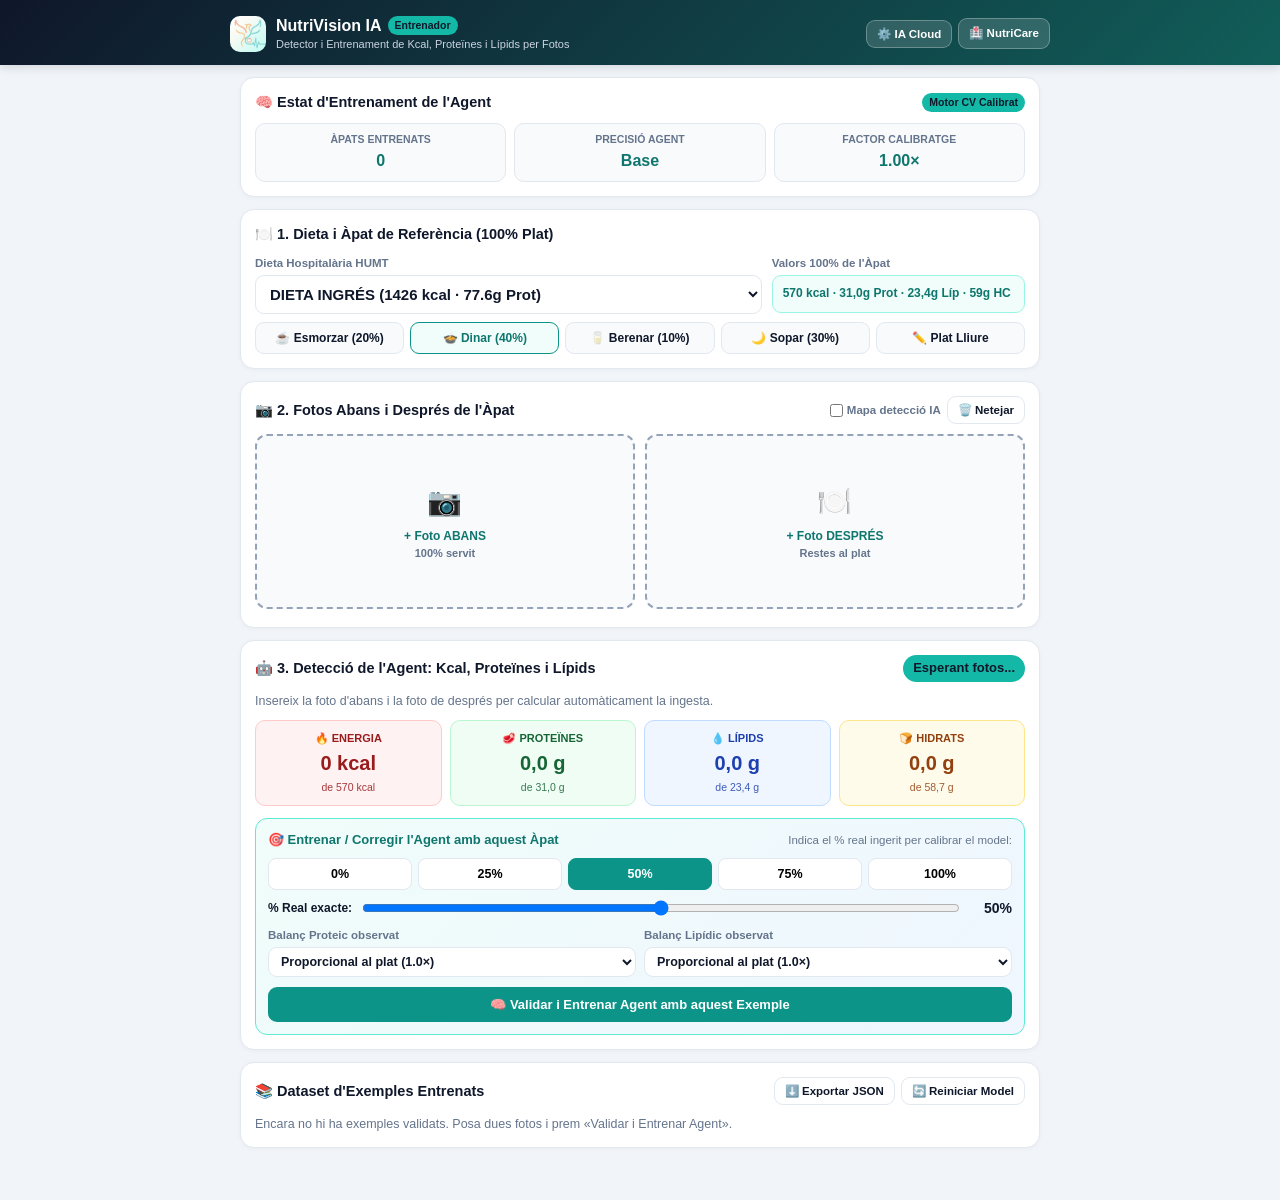
<file: foto-agent.html>
<!DOCTYPE html>
<html lang="ca">
<head>
  <meta charset="UTF-8">
  <meta name="viewport" content="width=device-width, initial-scale=1.0, maximum-scale=1.0, user-scalable=no, viewport-fit=cover">
  <meta name="theme-color" content="#0d9488">
  <meta name="apple-mobile-web-app-title" content="NutriVision">
  <meta name="apple-mobile-web-app-capable" content="yes">
  <meta name="apple-mobile-web-app-status-bar-style" content="default">
  <link rel="icon" type="image/svg+xml" href="favicon.svg">
  <link rel="icon" type="image/png" sizes="32x32" href="favicon.png">
  <link rel="apple-touch-icon" sizes="180x180" href="apple-touch-icon.png">
  <link rel="manifest" href="manifest-agent.json">
  <title>NutriVision IA · Entrenador d'Ingesta per Fotos</title>
  <style>
    :root {
      --primary: #0d9488;
      --primary-dark: #0f766e;
      --primary-soft: #f0fdfa;
      --accent: #0284c7;
      --bg: #f1f5f9;
      --surface: #ffffff;
      --surface-alt: #f8fafc;
      --border: #e2e8f0;
      --text: #0f172a;
      --text-muted: #64748b;
      --danger: #dc2626;
      --success: #16a34a;
      --warning: #d97706;
    }

    * {
      box-sizing: border-box;
      margin: 0;
      padding: 0;
      -webkit-tap-highlight-color: transparent;
    }

    html, body {
      width: 100%;
      max-width: 100%;
      overflow-x: hidden;
      font-family: -apple-system, BlinkMacSystemFont, "Segoe UI", Roboto, sans-serif;
      background: var(--bg);
      color: var(--text);
      font-size: 14px;
      line-height: 1.45;
      padding-bottom: calc(env(safe-area-inset-bottom, 16px) + 20px);
    }

    .app-header {
      background: linear-gradient(135deg, #0f172a 0%, #115e59 100%);
      color: #fff;
      padding: max(14px, calc(env(safe-area-inset-top, 0px) + 10px)) 16px 12px;
      box-shadow: 0 2px 10px rgba(15, 23, 42, 0.15);
    }

    .header-inner {
      max-width: 820px;
      margin: 0 auto;
      display: flex;
      justify-content: space-between;
      align-items: center;
      gap: 10px;
      flex-wrap: wrap;
    }

    .brand {
      display: flex;
      align-items: center;
      gap: 10px;
    }

    .brand-icon {
      width: 36px;
      height: 36px;
      border-radius: 10px;
      background: rgba(94, 234, 212, 0.18);
      display: flex;
      align-items: center;
      justify-content: center;
      font-size: 20px;
    }

    .brand h1 {
      font-size: 16px;
      font-weight: 800;
      display: flex;
      align-items: center;
      gap: 6px;
    }

    .tag-pill {
      font-size: 10.5px;
      padding: 2px 7px;
      border-radius: 999px;
      background: #14b8a6;
      color: #0f172a;
      font-weight: 800;
    }

    .container {
      max-width: 820px;
      margin: 12px auto;
      padding: 0 10px;
      display: flex;
      flex-direction: column;
      gap: 12px;
    }

    .card {
      background: var(--surface);
      border: 1px solid var(--border);
      border-radius: 14px;
      padding: 14px;
      box-shadow: 0 1px 4px rgba(15, 23, 42, 0.04);
    }

    .card-header {
      display: flex;
      justify-content: space-between;
      align-items: center;
      gap: 8px;
      flex-wrap: wrap;
      margin-bottom: 10px;
    }

    .card-title {
      font-size: 14.5px;
      font-weight: 800;
      color: var(--text);
      display: flex;
      align-items: center;
      gap: 6px;
    }

    .stats-strip {
      display: grid;
      grid-template-columns: repeat(3, 1fr);
      gap: 8px;
    }

    .stat-mini {
      background: var(--surface-alt);
      border: 1px solid var(--border);
      border-radius: 10px;
      padding: 8px 10px;
      text-align: center;
    }

    .stat-mini .lbl {
      font-size: 10.5px;
      font-weight: 700;
      color: var(--text-muted);
      text-transform: uppercase;
    }

    .stat-mini .val {
      font-size: 16px;
      font-weight: 900;
      color: var(--primary-dark);
      margin-top: 2px;
    }

    .form-grid {
      display: grid;
      grid-template-columns: 2fr 1fr;
      gap: 10px;
    }

    @media (max-width: 600px) {
      .form-grid {
        grid-template-columns: 1fr;
      }
    }

    label {
      display: block;
      font-size: 11.5px;
      font-weight: 700;
      color: var(--text-muted);
      margin-bottom: 4px;
    }

    select, input[type="number"], input[type="text"] {
      width: 100%;
      padding: 9px 10px;
      border: 1.5px solid var(--border);
      border-radius: 9px;
      font-size: 15px;
      font-weight: 600;
      background: #fff;
      color: var(--text);
    }

    .meal-pills {
      display: grid;
      grid-template-columns: repeat(5, 1fr);
      gap: 6px;
      margin-top: 8px;
    }

    @media (max-width: 520px) {
      .meal-pills {
        grid-template-columns: repeat(3, 1fr);
      }
    }

    .meal-pill-btn {
      padding: 8px 6px;
      border-radius: 9px;
      border: 1.5px solid var(--border);
      background: var(--surface-alt);
      font-size: 12px;
      font-weight: 700;
      cursor: pointer;
      text-align: center;
      color: var(--text);
    }

    .meal-pill-btn.active {
      border-color: var(--primary);
      background: var(--primary-soft);
      color: var(--primary-dark);
    }

    .photos-grid {
      display: grid;
      grid-template-columns: 1fr 1fr;
      gap: 10px;
    }

    .photo-box {
      border: 2px dashed #94a3b8;
      border-radius: 12px;
      background: var(--surface-alt);
      min-height: 175px;
      display: flex;
      flex-direction: column;
      align-items: center;
      justify-content: center;
      padding: 10px;
      cursor: pointer;
      position: relative;
      overflow: hidden;
      text-align: center;
    }

    .photo-box.loaded {
      border-style: solid;
      border-color: var(--primary);
      background: #f0fdfa;
    }

    .photo-box img, .photo-box canvas {
      max-width: 100%;
      max-height: 150px;
      border-radius: 8px;
      object-fit: cover;
      display: block;
    }

    .photo-tag {
      margin-top: 6px;
      font-size: 12px;
      font-weight: 800;
      color: var(--primary-dark);
    }

    .btn {
      display: inline-flex;
      align-items: center;
      justify-content: center;
      gap: 6px;
      padding: 9px 14px;
      border-radius: 9px;
      font-size: 13px;
      font-weight: 800;
      border: 1.5px solid transparent;
      cursor: pointer;
      text-decoration: none;
    }

    .btn-sm {
      padding: 6px 10px;
      font-size: 11.5px;
    }

    .btn-primary {
      background: var(--primary);
      color: #fff;
    }

    .btn-outline {
      background: #fff;
      border-color: var(--border);
      color: var(--text);
    }

    .btn-header {
      background: rgba(255, 255, 255, 0.14);
      color: #fff;
      border-color: rgba(255, 255, 255, 0.28);
    }

    .macros-result-grid {
      display: grid;
      grid-template-columns: repeat(4, 1fr);
      gap: 8px;
      margin-top: 10px;
    }

    @media (max-width: 520px) {
      .macros-result-grid {
        grid-template-columns: repeat(2, 1fr);
      }
    }

    .macro-card {
      padding: 10px;
      border-radius: 10px;
      text-align: center;
      border: 1.5px solid var(--border);
    }

    .macro-card.kcal { background: #fef2f2; border-color: #fecaca; color: #991b1b; }
    .macro-card.prot { background: #f0fdf4; border-color: #bbf7d0; color: #166534; }
    .macro-card.lip  { background: #eff6ff; border-color: #bfdbfe; color: #1e40af; }
    .macro-card.carb { background: #fffbeb; border-color: #fde68a; color: #92400e; }

    .macro-card .m-lbl {
      font-size: 11px;
      font-weight: 800;
      text-transform: uppercase;
    }

    .macro-card .m-val {
      font-size: 20px;
      font-weight: 900;
      margin: 2px 0;
    }

    .macro-card .m-sub {
      font-size: 10.5px;
      opacity: 0.85;
    }

    .train-box {
      margin-top: 12px;
      padding: 12px;
      border-radius: 12px;
      background: linear-gradient(135deg, #f0fdfa 0%, #eff6ff 100%);
      border: 1.5px solid #5eead4;
    }

    .comstock-quick-row {
      display: grid;
      grid-template-columns: repeat(5, 1fr);
      gap: 6px;
      margin: 8px 0;
    }

    .comstock-q-btn {
      padding: 8px 4px;
      border-radius: 8px;
      border: 1.5px solid var(--border);
      background: #fff;
      font-weight: 800;
      font-size: 12.5px;
      cursor: pointer;
    }

    .comstock-q-btn.active {
      background: var(--primary);
      color: #fff;
      border-color: var(--primary);
    }

    .history-item {
      display: flex;
      justify-content: space-between;
      align-items: center;
      gap: 8px;
      padding: 8px 10px;
      border-bottom: 1px solid var(--border);
      font-size: 12px;
    }

    .history-item:last-child {
      border-bottom: none;
    }

    .history-thumbs {
      display: flex;
      gap: 4px;
      align-items: center;
    }

    .history-thumbs img {
      width: 36px;
      height: 36px;
      border-radius: 6px;
      object-fit: cover;
      border: 1px solid var(--border);
    }
  </style>
</head>
<body>

  <header class="app-header">
    <div class="header-inner">
      <div class="brand">
        <div class="brand-icon" style="padding:0;overflow:hidden;"><img src="favicon.svg" alt="PHOENIX-ICU" style="width:100%;height:100%;display:block;"></div>
        <div>
          <h1>
            NutriVision IA
            <span class="tag-pill">Entrenador</span>
          </h1>
          <div style="font-size:11px; color:#cbd5e1;">Detector i Entrenament de Kcal, Proteïnes i Lípids per Fotos</div>
        </div>
      </div>
      <div style="display:flex; gap:6px; align-items:center;">
        <button type="button" class="btn btn-sm btn-header" id="btn-cloud-key">⚙️ IA Cloud</button>
        <a href="index.html" class="btn btn-sm btn-header">🏥 NutriCare</a>
      </div>
    </div>
  </header>

  <main class="container">

    <!-- ESTAT D'ENTRENAMENT DEL MODEL -->
    <section class="card">
      <div class="card-header">
        <div class="card-title">🧠 Estat d'Entrenament de l'Agent</div>
        <span class="tag-pill" id="badge-agent-engine">Motor CV Calibrat</span>
      </div>
      <div class="stats-strip">
        <div class="stat-mini">
          <div class="lbl">Àpats Entrenats</div>
          <div class="val" id="stat-samples-count">0</div>
        </div>
        <div class="stat-mini">
          <div class="lbl">Precisió Agent</div>
          <div class="val" id="stat-accuracy">—</div>
        </div>
        <div class="stat-mini">
          <div class="lbl">Factor Calibratge</div>
          <div class="val" id="stat-calib-factor">1.00×</div>
        </div>
      </div>
    </section>

    <!-- PAS 1: DIETA I ÀPAT -->
    <section class="card">
      <div class="card-header">
        <div class="card-title">🍽️ 1. Dieta i Àpat de Referència (100% Plat)</div>
      </div>
      <div class="form-grid">
        <div>
          <label>Dieta Hospitalària HUMT</label>
          <select id="sel-diet"></select>
        </div>
        <div>
          <label>Valors 100% de l'Àpat</label>
          <div id="meal-100-reference" style="padding:9px 10px; background:var(--primary-soft); border:1px solid #99f6e4; border-radius:9px; font-size:12px; font-weight:800; color:var(--primary-dark);"></div>
        </div>
      </div>

      <div class="meal-pills">
        <button type="button" class="meal-pill-btn" data-meal="breakfast" data-weight="0.2">☕ Esmorzar (20%)</button>
        <button type="button" class="meal-pill-btn active" data-meal="lunch" data-weight="0.4">🍲 Dinar (40%)</button>
        <button type="button" class="meal-pill-btn" data-meal="snack" data-weight="0.1">🥛 Berenar (10%)</button>
        <button type="button" class="meal-pill-btn" data-meal="dinner" data-weight="0.3">🌙 Sopar (30%)</button>
        <button type="button" class="meal-pill-btn" data-meal="custom" data-weight="1.0">✏️ Plat Lliure</button>
      </div>

      <div id="custom-macros-box" style="display:none; margin-top:10px; padding-top:10px; border-top:1px solid var(--border);">
        <div style="display:grid; grid-template-columns: repeat(4, 1fr); gap:8px;">
          <div>
            <label>Kcal plat (100%)</label>
            <input type="number" id="inp-custom-kcal" value="650" min="50" max="2500">
          </div>
          <div>
            <label>Proteïnes (g)</label>
            <input type="number" id="inp-custom-prot" value="32" min="0" max="200" step="0.5">
          </div>
          <div>
            <label>Lípids (g)</label>
            <input type="number" id="inp-custom-lip" value="24" min="0" max="200" step="0.5">
          </div>
          <div>
            <label>Hidrats (g)</label>
            <input type="number" id="inp-custom-carb" value="75" min="0" max="300" step="0.5">
          </div>
        </div>
      </div>
    </section>

    <!-- PAS 2: FOTOS ABANS I DESPRÉS -->
    <section class="card">
      <div class="card-header">
        <div class="card-title">📷 2. Fotos Abans i Després de l'Àpat</div>
        <div style="display:flex; gap:6px;">
          <label style="display:inline-flex; align-items:center; gap:4px; font-size:11.5px; cursor:pointer; margin:0;">
            <input type="checkbox" id="chk-show-heatmap"> Mapa detecció IA
          </label>
          <button type="button" class="btn btn-sm btn-outline" id="btn-clear-photos">🗑️ Netejar</button>
        </div>
      </div>

      <div class="photos-grid">
        <label class="photo-box" id="box-photo-before">
          <input type="file" accept="image/*" id="inp-photo-before" style="display:none;">
          <div id="preview-before-wrap">
            <div style="font-size:28px;">📷</div>
            <div class="photo-tag">+ Foto ABANS</div>
            <div style="font-size:11px; color:var(--text-muted);">100% servit</div>
          </div>
        </label>

        <label class="photo-box" id="box-photo-after">
          <input type="file" accept="image/*" id="inp-photo-after" style="display:none;">
          <div id="preview-after-wrap">
            <div style="font-size:28px;">🍽️</div>
            <div class="photo-tag">+ Foto DESPRÉS</div>
            <div style="font-size:11px; color:var(--text-muted);">Restes al plat</div>
          </div>
        </label>
      </div>
    </section>

    <!-- PAS 3: PREDICCIÓ DE L'AGENT I ENTRENAMENT SUPERVISAT -->
    <section class="card" id="result-section">
      <div class="card-header">
        <div class="card-title">🤖 3. Detecció de l'Agent: Kcal, Proteïnes i Lípids</div>
        <span class="tag-pill" id="badge-pred-pct" style="font-size:13px; padding:4px 10px;">Esperant fotos...</span>
      </div>

      <div id="agent-explanation" style="font-size:12.5px; color:var(--text-muted); margin-bottom:6px;">
        Insereix la foto d'abans i la foto de després per calcular automàticament la ingesta.
      </div>

      <div class="macros-result-grid">
        <div class="macro-card kcal">
          <div class="m-lbl">🔥 Energia</div>
          <div class="m-val" id="res-kcal">0 kcal</div>
          <div class="m-sub" id="res-kcal-sub">de 0 kcal</div>
        </div>
        <div class="macro-card prot">
          <div class="m-lbl">🥩 Proteïnes</div>
          <div class="m-val" id="res-prot">0,0 g</div>
          <div class="m-sub" id="res-prot-sub">de 0,0 g</div>
        </div>
        <div class="macro-card lip">
          <div class="m-lbl">💧 Lípids</div>
          <div class="m-val" id="res-lip">0,0 g</div>
          <div class="m-sub" id="res-lip-sub">de 0,0 g</div>
        </div>
        <div class="macro-card carb">
          <div class="m-lbl">🍞 Hidrats</div>
          <div class="m-val" id="res-carb">0,0 g</div>
          <div class="m-sub" id="res-carb-sub">de 0,0 g</div>
        </div>
      </div>

      <!-- BLOC D'ENTRENAMENT I CORRECCIÓ SUPERVISADA -->
      <div class="train-box">
        <div style="display:flex; justify-content:space-between; align-items:center; flex-wrap:wrap; gap:6px;">
          <strong style="font-size:13px; color:var(--primary-dark);">🎯 Entrenar / Corregir l'Agent amb aquest Àpat</strong>
          <span style="font-size:11.5px; color:var(--text-muted);">Indica el % real ingerit per calibrar el model:</span>
        </div>

        <div class="comstock-quick-row">
          <button type="button" class="comstock-q-btn" data-train-pct="0">0%</button>
          <button type="button" class="comstock-q-btn" data-train-pct="25">25%</button>
          <button type="button" class="comstock-q-btn" data-train-pct="50">50%</button>
          <button type="button" class="comstock-q-btn" data-train-pct="75">75%</button>
          <button type="button" class="comstock-q-btn" data-train-pct="100">100%</button>
        </div>

        <div style="display:flex; align-items:center; gap:10px; margin:8px 0;">
          <span style="font-size:12px; font-weight:700;">% Real exacte:</span>
          <input type="range" id="slider-true-pct" min="0" max="100" step="5" value="50" style="flex:1;">
          <strong id="lbl-true-pct" style="min-width:42px; text-align:right; font-size:14px;">50%</strong>
        </div>

        <div style="display:grid; grid-template-columns:1fr 1fr; gap:8px; margin-bottom:10px;">
          <div>
            <label>Balanç Proteic observat</label>
            <select id="sel-true-prot-bias" style="font-size:12.5px; padding:6px 8px;">
              <option value="1.0">Proporcional al plat (1.0×)</option>
              <option value="1.2">Ha menjat més carn/peix/2n (+20%)</option>
              <option value="0.75">Ha deixat la carn/peix/2n (-25%)</option>
            </select>
          </div>
          <div>
            <label>Balanç Lipídic observat</label>
            <select id="sel-true-lip-bias" style="font-size:12.5px; padding:6px 8px;">
              <option value="1.0">Proporcional al plat (1.0×)</option>
              <option value="1.15">Ha menjat tota la salsa/amaniment (+15%)</option>
              <option value="0.8">Ha deixat salsa/oli (-20%)</option>
            </select>
          </div>
        </div>

        <button type="button" class="btn btn-primary" id="btn-save-training" style="width:100%;">
          🧠 Validar i Entrenar Agent amb aquest Exemple
        </button>
        <div id="train-feedback-msg" style="display:none; margin-top:8px; font-size:12px; font-weight:700; color:var(--success); text-align:center;"></div>
      </div>
    </section>

    <!-- HISTORIAL D'EXEMPLES ENTRENATS -->
    <section class="card">
      <div class="card-header">
        <div class="card-title">📚 Dataset d'Exemples Entrenats</div>
        <div style="display:flex; gap:6px;">
          <button type="button" class="btn btn-sm btn-outline" id="btn-export-dataset">⬇️ Exportar JSON</button>
          <button type="button" class="btn btn-sm btn-outline" id="btn-reset-calibration">🔄 Reiniciar Model</button>
        </div>
      </div>
      <div id="training-history-list" style="font-size:12.5px; color:var(--text-muted);">
        Encara no hi ha exemples validats.
      </div>
    </section>

  </main>

  <script src="js/data.js"></script>
  <script>
    (function () {
      const CALIB_KEY = "nutrihumt_vision_calibration_v1";
      const GEMINI_KEY_STORAGE = "nutrihumt_gemini_api_key";

      let state = {
        dietName: "DIETA INGRÉS",
        mealKey: "lunch",
        mealWeight: 0.4,
        customKcal: 650,
        customProt: 32,
        customLip: 24,
        customCarb: 75,
        photoBefore: null,
        photoAfter: null,
        rawBeforeMetrics: null,
        rawAfterMetrics: null,
        rawUnadjustedPct: 0.5,
        predictedPct: 0.5,
        proteinFactor: 1.0,
        lipidFactor: 1.0,
        carbFactor: 1.0,
        truePct: 0.5,
        showHeatmap: false
      };

      function loadCalibration() {
        try {
          const raw = localStorage.getItem(CALIB_KEY);
          if (raw) {
            const parsed = JSON.parse(raw);
            return {
              scaleFactor: Number(parsed.scaleFactor) || 1.0,
              offsetBias: Number(parsed.offsetBias) || 0.0,
              emptyPlateFloorRatio: Number(parsed.emptyPlateFloorRatio) || 0.18,
              proteinBias: Number(parsed.proteinBias) || 1.0,
              lipidBias: Number(parsed.lipidBias) || 1.0,
              samplesCount: Number(parsed.samplesCount) || 0,
              totalAbsError: Number(parsed.totalAbsError) || 0,
              history: Array.isArray(parsed.history) ? parsed.history : []
            };
          }
        } catch (e) {}
        return {
          scaleFactor: 1.0,
          offsetBias: 0.0,
          emptyPlateFloorRatio: 0.18,
          proteinBias: 1.0,
          lipidBias: 1.0,
          samplesCount: 0,
          totalAbsError: 0,
          history: []
        };
      }

      function saveCalibration(cal) {
        try {
          localStorage.setItem(CALIB_KEY, JSON.stringify(cal));
        } catch (e) {}
      }

      function fmt(n, dec = 0) {
        return Number(n || 0).toLocaleString("ca-ES", {
          minimumFractionDigits: dec,
          maximumFractionDigits: dec
        });
      }

      function getBaseMealMacros() {
        if (state.mealKey === "custom") {
          return {
            kcal: Number(state.customKcal) || 0,
            protein: Number(state.customProt) || 0,
            lipids: Number(state.customLip) || 0,
            carbs: Number(state.customCarb) || 0
          };
        }
        const diets = (window.HUMT_DATA && window.HUMT_DATA.hospitalDiets) || [];
        const d = diets.find((x) => x.name === state.dietName) || diets[0] || { kcal: 1800, protein: 80, lipids: 60, carbs: 200 };
        return {
          kcal: d.kcal * state.mealWeight,
          protein: d.protein * state.mealWeight,
          lipids: d.lipids * state.mealWeight,
          carbs: d.carbs * state.mealWeight
        };
      }

      function extractDishMetrics(dataUrl, drawHeatmapCanvas) {
        return new Promise((resolve) => {
          const img = new Image();
          img.onload = () => {
            const S = 140;
            const canvas = document.createElement("canvas");
            canvas.width = S;
            canvas.height = S;
            const ctx = canvas.getContext("2d");
            ctx.drawImage(img, 0, 0, S, S);
            const imgData = ctx.getImageData(0, 0, S, S);
            const data = imgData.data;

            let bgR = 0, bgG = 0, bgB = 0, bgCount = 0;
            const cx = S / 2, cy = S / 2;
            for (let y = 0; y < S; y++) {
              for (let x = 0; x < S; x++) {
                const dx = (x - cx) / S;
                const dy = (y - cy) / S;
                const r = Math.sqrt(dx * dx + dy * dy);
                if (r >= 0.35 && r <= 0.45) {
                  const i = (y * S + x) * 4;
                  bgR += data[i];
                  bgG += data[i + 1];
                  bgB += data[i + 2];
                  bgCount++;
                }
              }
            }
            if (bgCount > 0) {
              bgR /= bgCount; bgG /= bgCount; bgB /= bgCount;
            } else {
              bgR = 230; bgG = 230; bgB = 230;
            }

            let foodScore = 0, proteinSignal = 0, lipidSignal = 0, carbSignal = 0, roiPixels = 0;

            for (let y = 2; y < S - 2; y++) {
              for (let x = 2; x < S - 2; x++) {
                const dx = (x - cx) / S;
                const dy = (y - cy) / S;
                const r = Math.sqrt(dx * dx + dy * dy);
                if (r > 0.38) continue;
                roiPixels++;

                const i = (y * S + x) * 4;
                const R = data[i], G = data[i + 1], B = data[i + 2];
                const distBg = Math.sqrt((R - bgR) ** 2 + (G - bgG) ** 2 + (B - bgB) ** 2) / 255;
                const maxC = Math.max(R, G, B) / 255;
                const minC = Math.min(R, G, B) / 255;
                const sat = maxC > 0.05 ? (maxC - minC) / maxC : 0;

                const iRight = (y * S + (x + 1)) * 4;
                const iDown = ((y + 1) * S + x) * 4;
                const lum = (R + G + B) / (3 * 255);
                const lumR = (data[iRight] + data[iRight + 1] + data[iRight + 2]) / (3 * 255);
                const lumD = (data[iDown] + data[iDown + 1] + data[iDown + 2]) / (3 * 255);
                const edge = Math.min(1, (Math.abs(lum - lumR) + Math.abs(lum - lumD)) * 3.5);

                const pixelFood = Math.min(1, sat * 1.45 + distBg * 1.15 + edge * 0.65);
                if (pixelFood > 0.22) {
                  foodScore += pixelFood;
                  const warmth = Math.max(0, (R - B) / 255);
                  const redness = Math.max(0, (R - G * 0.85) / 255);
                  const yellowness = Math.max(0, ((R + G) / 2 - B) / 255);

                  proteinSignal += pixelFood * (0.5 + redness * 1.3 + edge * 0.6);
                  lipidSignal += pixelFood * (0.5 + yellowness * 1.2 + sat * 0.5);
                  carbSignal += pixelFood * (0.5 + warmth * 0.8 + (1 - sat) * 0.5);

                  if (drawHeatmapCanvas) {
                    data[i] = Math.min(255, R * 0.4 + 20);
                    data[i + 1] = Math.min(255, G * 0.3 + 215);
                    data[i + 2] = Math.min(255, B * 0.3 + 170);
                  }
                }
              }
            }

            let heatmapUrl = null;
            if (drawHeatmapCanvas) {
              ctx.putImageData(imgData, 0, 0);
              heatmapUrl = canvas.toDataURL("image/jpeg", 0.8);
            }

            const norm = roiPixels || 1;
            resolve({
              foodDensity: foodScore / norm,
              proteinDensity: proteinSignal / norm,
              lipidDensity: lipidSignal / norm,
              carbDensity: carbSignal / norm,
              heatmapUrl
            });
          };
          img.src = dataUrl;
        });
      }

      async function runAgentAnalysis() {
        const cal = loadCalibration();
        if (!state.photoBefore || !state.photoAfter) {
          renderUI();
          return;
        }

        const beforeM = await extractDishMetrics(state.photoBefore, state.showHeatmap);
        const afterM = await extractDishMetrics(state.photoAfter, state.showHeatmap);
        state.rawBeforeMetrics = beforeM;
        state.rawAfterMetrics = afterM;

        const baseD = Math.max(0.06, beforeM.foodDensity);
        const emptyFloor = Math.min(0.1, baseD * cal.emptyPlateFloorRatio);
        const netBefore = Math.max(0.04, beforeM.foodDensity - emptyFloor);
        const netAfter = Math.max(0, afterM.foodDensity - emptyFloor);

        const rawUnadjusted = Math.max(0, Math.min(1, 1 - netAfter / netBefore));
        state.rawUnadjustedPct = rawUnadjusted;

        // Aplicació dels paràmetres entrenats (scaleFactor + offsetBias)
        const calibrated = Math.max(0, Math.min(1, rawUnadjusted * cal.scaleFactor + cal.offsetBias));
        state.predictedPct = Math.round(calibrated * 100) / 100;
        state.truePct = state.predictedPct;

        const calcSpecFactor = (bVal, aVal, bias) => {
          if (state.predictedPct <= 0.05 || state.predictedPct >= 0.95 || bVal <= 0.02) return 1.0;
          const specEaten = Math.max(0, Math.min(1, 1 - Math.max(0, aVal - emptyFloor * 0.7) / Math.max(0.02, bVal - emptyFloor * 0.7)));
          const ratio = (specEaten / Math.max(0.1, rawUnadjusted)) * bias;
          return Math.round(Math.max(0.75, Math.min(1.25, ratio)) * 100) / 100;
        };

        state.proteinFactor = calcSpecFactor(beforeM.proteinDensity, afterM.proteinDensity, cal.proteinBias);
        state.lipidFactor = calcSpecFactor(beforeM.lipidDensity, afterM.lipidDensity, cal.lipidBias);
        state.carbFactor = 1.0;

        renderUI();
      }

      function renderUI() {
        const cal = loadCalibration();
        document.getElementById("stat-samples-count").textContent = String(cal.samplesCount);
        const meanErr = cal.samplesCount > 0 ? cal.totalAbsError / cal.samplesCount : null;
        document.getElementById("stat-accuracy").textContent =
          meanErr !== null ? `${fmt(Math.max(0, 100 - meanErr * 100), 1)}%` : "Base";
        document.getElementById("stat-calib-factor").textContent = `${cal.scaleFactor.toFixed(2)}×`;

        const base = getBaseMealMacros();
        document.getElementById("meal-100-reference").textContent =
          `${fmt(base.kcal, 0)} kcal · ${fmt(base.protein, 1)}g Prot · ${fmt(base.lipids, 1)}g Líp · ${fmt(base.carbs, 0)}g HC`;

        document.getElementById("custom-macros-box").style.display = state.mealKey === "custom" ? "block" : "none";

        // Previsualització Fotos
        const bWrap = document.getElementById("preview-before-wrap");
        const boxB = document.getElementById("box-photo-before");
        if (state.photoBefore) {
          boxB.classList.add("loaded");
          const srcB = state.showHeatmap && state.rawBeforeMetrics?.heatmapUrl ? state.rawBeforeMetrics.heatmapUrl : state.photoBefore;
          bWrap.innerHTML = `<img src="${srcB}"><div class="photo-tag">📷 Foto ABANS ✓</div>`;
        } else {
          boxB.classList.remove("loaded");
          bWrap.innerHTML = `<div style="font-size:28px;">📷</div><div class="photo-tag">+ Foto ABANS</div><div style="font-size:11px; color:var(--text-muted);">100% servit</div>`;
        }

        const aWrap = document.getElementById("preview-after-wrap");
        const boxA = document.getElementById("box-photo-after");
        if (state.photoAfter) {
          boxA.classList.add("loaded");
          const srcA = state.showHeatmap && state.rawAfterMetrics?.heatmapUrl ? state.rawAfterMetrics.heatmapUrl : state.photoAfter;
          aWrap.innerHTML = `<img src="${srcA}"><div class="photo-tag">🍽️ Foto DESPRÉS ✓</div>`;
        } else {
          boxA.classList.remove("loaded");
          aWrap.innerHTML = `<div style="font-size:28px;">🍽️</div><div class="photo-tag">+ Foto DESPRÉS</div><div style="font-size:11px; color:var(--text-muted);">Restes al plat</div>`;
        }

        const hasBoth = Boolean(state.photoBefore && state.photoAfter);
        const pct = hasBoth ? state.predictedPct : 0;

        const protG = Math.min(base.protein, base.protein * pct * state.proteinFactor);
        const lipG = Math.min(base.lipids, base.lipids * pct * state.lipidFactor);
        const carbG = Math.min(base.carbs, base.carbs * pct * state.carbFactor);
        const kcal =
          state.proteinFactor !== 1 || state.lipidFactor !== 1
            ? Math.min(base.kcal, protG * 4 + lipG * 9 + carbG * 4)
            : base.kcal * pct;

        document.getElementById("badge-pred-pct").textContent = hasBoth
          ? `🤖 ${Math.round(pct * 100)}% Ingerit`
          : "Esperant fotos...";

        document.getElementById("agent-explanation").innerHTML = hasBoth
          ? `Densitat visual d'aliment: <strong>Abans ${(state.rawBeforeMetrics?.foodDensity * 100 || 0).toFixed(0)}%</strong> → <strong>Després ${(state.rawAfterMetrics?.foodDensity * 100 || 0).toFixed(0)}%</strong> · Factor proteic: <strong>${state.proteinFactor}×</strong> · Factor lipídic: <strong>${state.lipidFactor}×</strong>`
          : "Insereix la foto d'abans i la foto de després per calcular automàticament la ingesta.";

        document.getElementById("res-kcal").textContent = `${fmt(kcal, 0)} kcal`;
        document.getElementById("res-kcal-sub").textContent = `de ${fmt(base.kcal, 0)} kcal`;
        document.getElementById("res-prot").textContent = `${fmt(protG, 1)} g`;
        document.getElementById("res-prot-sub").textContent = `de ${fmt(base.protein, 1)} g`;
        document.getElementById("res-lip").textContent = `${fmt(lipG, 1)} g`;
        document.getElementById("res-lip-sub").textContent = `de ${fmt(base.lipids, 1)} g`;
        document.getElementById("res-carb").textContent = `${fmt(carbG, 1)} g`;
        document.getElementById("res-carb-sub").textContent = `de ${fmt(base.carbs, 1)} g`;

        const truePctInt = Math.round(state.truePct * 100);
        document.getElementById("slider-true-pct").value = String(truePctInt);
        document.getElementById("lbl-true-pct").textContent = `${truePctInt}%`;

        document.querySelectorAll(".comstock-q-btn").forEach((b) => {
          const v = Number(b.getAttribute("data-train-pct"));
          b.classList.toggle("active", Math.abs(truePctInt - v) <= 3);
        });

        // Historial d'exemples entrenats
        const histEl = document.getElementById("training-history-list");
        if (!cal.history || cal.history.length === 0) {
          histEl.innerHTML = "Encara no hi ha exemples validats. Posa dues fotos i prem «Validar i Entrenar Agent».";
        } else {
          histEl.innerHTML = cal.history
            .slice()
            .reverse()
            .map(
              (h) => `
              <div class="history-item">
                <div class="history-thumbs">
                  ${h.thumbBefore ? `<img src="${h.thumbBefore}">` : ""}
                  ${h.thumbAfter ? `<img src="${h.thumbAfter}">` : ""}
                  <div>
                    <strong>${h.dietName} (${h.mealLabel})</strong>
                    <div style="font-size:11px; color:var(--text-muted);">
                      Predicció IA: ${Math.round(h.predPct * 100)}% → Real validat: <strong>${Math.round(h.truePct * 100)}%</strong>
                    </div>
                  </div>
                </div>
                <div style="text-align:right; font-weight:800; color:var(--primary-dark);">
                  🔥 ${fmt(h.kcal, 0)} kcal<br>
                  <span style="font-size:11px;">🥩 ${fmt(h.prot, 1)}g P · 💧 ${fmt(h.lip, 1)}g L</span>
                </div>
              </div>
            `
            )
            .join("");
        }
      }

      function resizeImg(dataUrl, maxW, cb) {
        const img = new Image();
        img.onload = () => {
          const r = img.width > maxW ? maxW / img.width : 1;
          const c = document.createElement("canvas");
          c.width = Math.round(img.width * r);
          c.height = Math.round(img.height * r);
          c.getContext("2d").drawImage(img, 0, 0, c.width, c.height);
          cb(c.toDataURL("image/jpeg", 0.72));
        };
        img.src = dataUrl;
      }

      document.addEventListener("DOMContentLoaded", () => {
        const selDiet = document.getElementById("sel-diet");
        const diets = (window.HUMT_DATA && window.HUMT_DATA.hospitalDiets) || [];
        selDiet.innerHTML = diets
          .map((d) => `<option value="${d.name}" ${d.name === state.dietName ? "selected" : ""}>${d.name} (${d.kcal} kcal · ${d.protein}g Prot)</option>`)
          .join("");

        selDiet.addEventListener("change", (e) => {
          state.dietName = e.target.value;
          renderUI();
        });

        document.querySelectorAll(".meal-pill-btn").forEach((btn) => {
          btn.addEventListener("click", () => {
            document.querySelectorAll(".meal-pill-btn").forEach((b) => b.classList.remove("active"));
            btn.classList.add("active");
            state.mealKey = btn.getAttribute("data-meal");
            state.mealWeight = Number(btn.getAttribute("data-weight")) || 0.4;
            renderUI();
          });
        });

        ["inp-custom-kcal", "inp-custom-prot", "inp-custom-lip", "inp-custom-carb"].forEach((id) => {
          document.getElementById(id)?.addEventListener("input", () => {
            state.customKcal = Number(document.getElementById("inp-custom-kcal").value) || 0;
            state.customProt = Number(document.getElementById("inp-custom-prot").value) || 0;
            state.customLip = Number(document.getElementById("inp-custom-lip").value) || 0;
            state.customCarb = Number(document.getElementById("inp-custom-carb").value) || 0;
            renderUI();
          });
        });

        document.getElementById("inp-photo-before").addEventListener("change", (ev) => {
          const f = ev.target.files && ev.target.files[0];
          if (!f) return;
          const r = new FileReader();
          r.onload = (le) => {
            resizeImg(le.target.result, 420, (url) => {
              state.photoBefore = url;
              runAgentAnalysis();
            });
          };
          r.readAsDataURL(f);
        });

        document.getElementById("inp-photo-after").addEventListener("change", (ev) => {
          const f = ev.target.files && ev.target.files[0];
          if (!f) return;
          const r = new FileReader();
          r.onload = (le) => {
            resizeImg(le.target.result, 420, (url) => {
              state.photoAfter = url;
              runAgentAnalysis();
            });
          };
          r.readAsDataURL(f);
        });

        document.getElementById("chk-show-heatmap").addEventListener("change", (e) => {
          state.showHeatmap = e.target.checked;
          runAgentAnalysis();
        });

        document.getElementById("btn-clear-photos").addEventListener("click", () => {
          state.photoBefore = null;
          state.photoAfter = null;
          state.rawBeforeMetrics = null;
          state.rawAfterMetrics = null;
          renderUI();
        });

        document.querySelectorAll(".comstock-q-btn").forEach((btn) => {
          btn.addEventListener("click", () => {
            state.truePct = Number(btn.getAttribute("data-train-pct")) / 100;
            renderUI();
          });
        });

        document.getElementById("slider-true-pct").addEventListener("input", (e) => {
          state.truePct = Number(e.target.value) / 100;
          renderUI();
        });

        document.getElementById("btn-save-training").addEventListener("click", () => {
          if (!state.photoBefore || !state.photoAfter) {
            alert("Puja primer la Foto ABANS i la Foto DESPRÉS per entrenar l'agent amb aquest exemple.");
            return;
          }
          const cal = loadCalibration();
          const err = Math.abs(state.truePct - state.predictedPct);
          const lr = 0.25; // Taxa d'aprenentatge suau i estable

          if (state.rawUnadjustedPct > 0.1) {
            const targetScale = state.truePct / state.rawUnadjustedPct;
            cal.scaleFactor = Math.max(0.6, Math.min(1.5, cal.scaleFactor * (1 - lr) + targetScale * lr));
          } else {
            const diff = state.truePct - state.predictedPct;
            cal.offsetBias = Math.max(-0.25, Math.min(0.25, cal.offsetBias + diff * lr));
          }

          const pBiasUser = Number(document.getElementById("sel-true-prot-bias").value) || 1.0;
          const lBiasUser = Number(document.getElementById("sel-true-lip-bias").value) || 1.0;
          cal.proteinBias = Math.max(0.75, Math.min(1.3, cal.proteinBias * 0.8 + pBiasUser * 0.2));
          cal.lipidBias = Math.max(0.75, Math.min(1.3, cal.lipidBias * 0.8 + lBiasUser * 0.2));

          cal.samplesCount += 1;
          cal.totalAbsError += err;

          const base = getBaseMealMacros();
          const finalProt = Math.min(base.protein, base.protein * state.truePct * pBiasUser);
          const finalLip = Math.min(base.lipids, base.lipids * state.truePct * lBiasUser);
          const finalCarb = base.carbs * state.truePct;
          const finalKcal = Math.min(base.kcal, finalProt * 4 + finalLip * 9 + finalCarb * 4);

          resizeImg(state.photoBefore, 90, (tb) => {
            resizeImg(state.photoAfter, 90, (ta) => {
              cal.history.push({
                date: new Date().toISOString().slice(0, 16).replace("T", " "),
                dietName: state.mealKey === "custom" ? "Plat Lliure" : state.dietName,
                mealLabel: state.mealKey,
                predPct: state.predictedPct,
                truePct: state.truePct,
                kcal: finalKcal,
                prot: finalProt,
                lip: finalLip,
                thumbBefore: tb,
                thumbAfter: ta
              });
              if (cal.history.length > 25) cal.history.shift();
              saveCalibration(cal);

              state.predictedPct = state.truePct;
              state.proteinFactor = pBiasUser;
              state.lipidFactor = lBiasUser;
              renderUI();

              const fb = document.getElementById("train-feedback-msg");
              fb.style.display = "block";
              fb.textContent = `✅ Agent entrenat! Exemple #${cal.samplesCount} desat i pesos recalibrats (sincronitzat amb NutriCare).`;
              setTimeout(() => (fb.style.display = "none"), 4000);
            });
          });
        });

        document.getElementById("btn-export-dataset").addEventListener("click", () => {
          const cal = loadCalibration();
          const blob = new Blob([JSON.stringify(cal, null, 2)], { type: "application/json" });
          const a = document.createElement("a");
          a.href = URL.createObjectURL(blob);
          a.download = `nutrivision_entrenament_${new Date().toISOString().slice(0, 10)}.json`;
          a.click();
        });

        document.getElementById("btn-reset-calibration").addEventListener("click", () => {
          if (!confirm("Vols reiniciar l'entrenament i els exemples de l'agent a valors de fàbrica?")) return;
          localStorage.removeItem(CALIB_KEY);
          renderUI();
        });

        document.getElementById("btn-cloud-key").addEventListener("click", () => {
          const cur = localStorage.getItem(GEMINI_KEY_STORAGE) || "";
          const k = prompt("Clau API de Google Gemini Vision (opcional, deixa buit per motor CV local):", cur);
          if (k !== null) {
            if (k.trim()) localStorage.setItem(GEMINI_KEY_STORAGE, k.trim());
            else localStorage.removeItem(GEMINI_KEY_STORAGE);
          }
        });

        if ("serviceWorker" in navigator) {
          navigator.serviceWorker.register("./sw.js").catch(() => {});
        }

        renderUI();
      });
    })();
  </script>
</body>
</html>
</file>
<file: css/styles.css>
:root {
  --primary: #0f766e;
  --primary-dark: #115e59;
  --primary-light: #ccfbf1;
  --primary-soft: #f0fdfa;
  --secondary: #0369a1;
  --secondary-light: #e0f2fe;
  --bg: #f1f5f9;
  --surface: #ffffff;
  --surface-alt: #f8fafc;
  --border: #e2e8f0;
  --border-strong: #cbd5e1;
  --text: #0f172a;
  --text-muted: #475569;
  --text-light: #64748b;
  --success: #15803d;
  --success-bg: #dcfce7;
  --warning: #b45309;
  --warning-bg: #fef3c7;
  --danger: #b91c1c;
  --danger-bg: #fee2e2;
  --uci-badge: #dc2626;
  --uci-bg: #fef2f2;
  --planta-badge: #0284c7;
  --planta-bg: #f0f9ff;
  --radius-sm: 8px;
  --radius-md: 14px;
  --radius-lg: 18px;
  --shadow-sm: 0 1px 3px rgba(15, 23, 42, 0.06);
  --shadow-md: 0 6px 20px rgba(15, 23, 42, 0.09);
  --shadow-lg: 0 14px 32px rgba(15, 23, 42, 0.14);
}

* {
  box-sizing: border-box;
  margin: 0;
  padding: 0;
  -webkit-tap-highlight-color: transparent;
}

button, input, select, textarea, .btn, .day-chip, .comstock-btn {
  touch-action: manipulation;
}

html {
  width: 100%;
  max-width: 100%;
  overflow-x: hidden;
  -webkit-text-size-adjust: 100%;
  touch-action: manipulation;
}

body {
  width: 100%;
  max-width: 100%;
  overflow-x: hidden;
  position: relative;
  font-family: -apple-system, BlinkMacSystemFont, "Segoe UI", Roboto, "Helvetica Neue", Arial, sans-serif;
  background-color: var(--bg);
  color: var(--text);
  line-height: 1.45;
  font-size: 14px;
  min-height: 100vh;
  min-height: 100dvh;
  display: flex;
  flex-direction: column;
  padding-bottom: env(safe-area-inset-bottom, 16px);
  touch-action: manipulation;
}

/* HEADER */
.app-header {
  background: linear-gradient(135deg, #0f172a 0%, #134e4a 100%);
  color: #fff;
  padding: max(12px, env(safe-area-inset-top)) 20px 12px;
  box-shadow: var(--shadow-sm);
}

.header-inner {
  max-width: 1040px;
  margin: 0 auto;
  display: flex;
  align-items: center;
  justify-content: space-between;
  gap: 14px;
  flex-wrap: wrap;
}

.header-actions {
  display: flex;
  gap: 8px;
  flex-wrap: wrap;
  align-items: center;
}

.header-btn {
  background: rgba(255, 255, 255, 0.12);
  color: #fff;
  border-color: rgba(255, 255, 255, 0.3);
}

.header-btn:hover {
  background: rgba(255, 255, 255, 0.22);
  color: #fff;
}

.header-btn-primary {
  background: #14b8a6;
  color: #0f172a;
  border-color: transparent;
}

.header-btn-primary:hover {
  background: #0d9488;
  color: #fff;
}

.brand {
  display: flex;
  align-items: center;
  gap: 12px;
}

.brand-logo {
  width: 38px;
  height: 38px;
  border-radius: 10px;
  background: transparent;
  border: none;
  display: flex;
  align-items: center;
  justify-content: center;
  font-weight: 800;
  font-size: 15px;
  color: #5eead4;
  flex-shrink: 0;
  box-shadow: 0 4px 12px rgba(14, 165, 233, 0.35);
  overflow: hidden;
}

.brand-title h1 {
  font-size: 16.5px;
  font-weight: 700;
  display: flex;
  align-items: center;
  gap: 8px;
}

.brand-tag {
  font-size: 11px;
  background: rgba(94, 234, 212, 0.2);
  color: #99f6e4;
  padding: 2px 8px;
  border-radius: 999px;
  font-weight: 600;
}

.brand-subtitle {
  font-size: 12px;
  color: #cbd5e1;
}

/* TOP PATIENT & DAY CONTEXT BAR */
.top-patient-bar {
  background: var(--surface);
  border-bottom: 1px solid var(--border);
  padding: 10px 20px;
}

.top-patient-inner {
  max-width: 1040px;
  margin: 0 auto;
  display: flex;
  flex-direction: column;
  gap: 8px;
}

.patient-row {
  display: flex;
  align-items: center;
  justify-content: space-between;
  gap: 12px;
  flex-wrap: wrap;
}

.patient-select-group {
  display: flex;
  align-items: center;
  gap: 8px;
  flex-wrap: wrap;
  flex: 1;
}

.patient-label {
  font-size: 12px;
  font-weight: 800;
  color: var(--text-muted);
  text-transform: uppercase;
  white-space: nowrap;
}

.patient-select {
  font-weight: 700;
  min-width: 200px;
  flex: 1;
  max-width: 380px;
}

.patient-btn-group {
  display: flex;
  align-items: center;
  gap: 6px;
}

.saved-admission-pill {
  display: inline-flex;
  align-items: center;
  gap: 8px;
  background: var(--primary-soft);
  border: 1px solid #99f6e4;
  color: var(--primary-dark);
  padding: 5px 12px;
  border-radius: 999px;
  font-size: 12.5px;
  font-weight: 600;
}

.day-row {
  display: flex;
  align-items: center;
  justify-content: space-between;
  gap: 10px;
  padding-top: 8px;
  border-top: 1px dashed var(--border);
  flex-wrap: wrap;
}

.day-chips {
  display: flex;
  align-items: center;
  gap: 6px;
  overflow-x: auto;
}

.day-chip {
  padding: 5px 12px;
  border-radius: 999px;
  font-size: 12px;
  font-weight: 600;
  border: 1px solid var(--border-strong);
  background: var(--surface-alt);
  color: var(--text-muted);
  cursor: pointer;
  display: inline-flex;
  align-items: center;
  gap: 6px;
  white-space: nowrap;
}

.day-chip.active {
  background: #0f172a;
  color: #fff;
  border-color: #0f172a;
}

.loc-dot {
  width: 8px;
  height: 8px;
  border-radius: 50%;
}
.loc-dot.uci { background: #ef4444; }
.loc-dot.planta { background: #0ea5e9; }

/* MAIN STAGE (SINGLE SCREEN AT A TIME) */
.screen-stage {
  max-width: 1040px;
  width: 100%;
  margin: 18px auto 50px;
  padding: 0 20px;
  flex: 1;
}

/* SCREEN PROGRESS BREADCRUMB */
.screen-stepper {
  display: grid;
  grid-template-columns: repeat(auto-fit, minmax(135px, 1fr));
  gap: 8px;
  margin-bottom: 18px;
}

.step-Crumb {
  padding: 9px 11px;
  border-radius: var(--radius-sm);
  background: var(--surface);
  border: 1px solid var(--border);
  display: flex;
  align-items: center;
  gap: 8px;
  font-size: 12px;
  font-weight: 600;
  color: var(--text-light);
  cursor: pointer;
  transition: all 0.15s;
  opacity: 0.55;
}

.step-Crumb.unlocked {
  opacity: 1;
  color: var(--text);
}

.step-Crumb.current {
  border: 2px solid var(--primary);
  background: var(--primary-soft);
  color: var(--primary-dark);
  font-weight: 800;
  opacity: 1;
  box-shadow: var(--shadow-sm);
}

.step-Crumb.done {
  border-color: #86efac;
  background: #f0fdf4;
  color: var(--success);
  opacity: 1;
}

.crumb-dot {
  width: 22px;
  height: 22px;
  border-radius: 50%;
  background: var(--border);
  color: var(--text-muted);
  display: flex;
  align-items: center;
  justify-content: center;
  font-size: 11px;
  font-weight: 800;
  flex-shrink: 0;
}

.step-Crumb.current .crumb-dot {
  background: var(--primary);
  color: #fff;
}

.step-Crumb.done .crumb-dot {
  background: var(--success);
  color: #fff;
}

/* INDIVIDUAL FULL SCREEN VIEW */
.app-screen {
  display: none;
  background: var(--surface);
  border: 1px solid var(--border-strong);
  border-radius: var(--radius-lg);
  box-shadow: var(--shadow-md);
  overflow: hidden;
  animation: screenFadeIn 0.2s ease-out;
}

.app-screen.active-screen {
  display: block;
}

@keyframes screenFadeIn {
  from {
    opacity: 0;
    transform: translateY(8px);
  }
  to {
    opacity: 1;
    transform: translateY(0);
  }
}

.screen-header {
  padding: 18px 24px;
  background: linear-gradient(to right, var(--primary-soft), #ffffff);
  border-bottom: 1px solid #99f6e4;
  display: flex;
  align-items: center;
  justify-content: space-between;
  gap: 14px;
  flex-wrap: wrap;
}

.screen-step-tag {
  display: inline-block;
  font-size: 11px;
  font-weight: 800;
  text-transform: uppercase;
  letter-spacing: 0.5px;
  color: var(--primary);
  background: #ccfbf1;
  padding: 3px 9px;
  border-radius: 999px;
  margin-bottom: 4px;
}

.screen-header h2 {
  font-size: 19px;
  font-weight: 800;
  color: var(--text);
}

.screen-header p {
  font-size: 13px;
  color: var(--text-muted);
  margin-top: 2px;
}

.screen-body {
  padding: 24px;
}

.screen-footer {
  padding: 16px 24px;
  background: var(--surface-alt);
  border-top: 1px solid var(--border);
  display: flex;
  align-items: center;
  justify-content: space-between;
  gap: 12px;
  flex-wrap: wrap;
}

/* CONTEXT RIBBON INSIDE ROUTE SCREENS (SHOWS TARGETS vs CURRENT COVERAGE) */
.route-context-banner {
  background: #0f172a;
  color: #fff;
  padding: 12px 18px;
  border-radius: var(--radius-sm);
  margin-bottom: 20px;
  display: flex;
  align-items: center;
  justify-content: space-between;
  gap: 14px;
  flex-wrap: wrap;
}

.rc-item {
  display: flex;
  flex-direction: column;
}

.rc-label {
  font-size: 10.5px;
  text-transform: uppercase;
  color: #94a3b8;
  font-weight: 700;
}

.rc-val {
  font-size: 14.5px;
  font-weight: 800;
  color: #fff;
}

/* BIG DECISION QUESTION BOX (YES / NO) */
.decision-gate-box {
  border: 2px solid var(--border-strong);
  border-radius: var(--radius-md);
  padding: 20px;
  background: var(--surface-alt);
  text-align: center;
  margin-bottom: 20px;
}

.decision-gate-box h3 {
  font-size: 17px;
  font-weight: 800;
  color: var(--text);
  margin-bottom: 6px;
}

.decision-gate-box p {
  font-size: 13px;
  color: var(--text-muted);
  margin-bottom: 16px;
}

.decision-buttons-row {
  display: flex;
  justify-content: center;
  gap: 14px;
  flex-wrap: wrap;
}

.decision-big-btn {
  min-width: 230px;
  padding: 13px 20px;
  border-radius: var(--radius-md);
  border: 2px solid var(--border-strong);
  background: #fff;
  font-size: 14px;
  font-weight: 800;
  cursor: pointer;
  transition: all 0.15s;
  display: inline-flex;
  align-items: center;
  justify-content: center;
  gap: 8px;
}

.decision-big-btn:hover {
  border-color: var(--primary);
  transform: translateY(-1px);
}

.decision-big-btn.selected-yes {
  background: var(--primary);
  color: #fff;
  border-color: var(--primary);
  box-shadow: 0 4px 12px rgba(15, 118, 110, 0.25);
}

.decision-big-btn.selected-no {
  background: #334155;
  color: #fff;
  border-color: #334155;
}

/* FORMS & INPUTS */
.form-grid {
  display: grid;
  grid-template-columns: repeat(auto-fit, minmax(175px, 1fr));
  gap: 14px;
}

.form-group {
  display: flex;
  flex-direction: column;
  gap: 5px;
}

.form-group label {
  font-size: 12px;
  font-weight: 700;
  color: var(--text-muted);
}

.req-star {
  color: var(--danger);
  font-weight: 800;
}

.form-control, select.form-control {
  padding: 9px 11px;
  border: 1px solid var(--border-strong);
  border-radius: var(--radius-sm);
  font-size: 14px;
  color: var(--text);
  background: #fff;
  width: 100%;
}

.form-control:focus {
  outline: none;
  border-color: var(--primary);
  box-shadow: 0 0 0 3px rgba(15, 118, 110, 0.15);
}

.input-addon {
  display: flex;
  align-items: center;
}

.input-addon .form-control {
  border-top-right-radius: 0;
  border-bottom-right-radius: 0;
}

.addon-unit {
  padding: 9px 11px;
  background: var(--surface-alt);
  border: 1px solid var(--border-strong);
  border-left: none;
  border-top-right-radius: var(--radius-sm);
  border-bottom-right-radius: var(--radius-sm);
  font-size: 12px;
  color: var(--text-muted);
  font-weight: 700;
  white-space: nowrap;
}

/* STAT CARDS */
.calc-results-grid {
  display: grid;
  grid-template-columns: repeat(auto-fit, minmax(155px, 1fr));
  gap: 12px;
  margin-top: 16px;
}

.calc-stat-box {
  padding: 12px 14px;
  border-radius: var(--radius-sm);
  background: var(--surface-alt);
  border: 1px solid var(--border);
}

.calc-stat-box.highlight {
  background: var(--primary-soft);
  border-color: #5eead4;
}

.calc-stat-box .stat-title {
  font-size: 11px;
  font-weight: 700;
  text-transform: uppercase;
  color: var(--text-muted);
}

.calc-stat-box .stat-num {
  font-size: 19px;
  font-weight: 800;
  color: var(--text);
  margin-top: 2px;
}

.calc-stat-box.highlight .stat-num {
  color: var(--primary-dark);
}

.calc-stat-box .stat-formula {
  font-size: 11px;
  color: var(--text-light);
  margin-top: 2px;
}

/* BUTTONS & BADGES */
.btn {
  display: inline-flex;
  align-items: center;
  justify-content: center;
  gap: 6px;
  padding: 8px 15px;
  border-radius: var(--radius-sm);
  font-size: 13px;
  font-weight: 700;
  cursor: pointer;
  border: 1px solid transparent;
  transition: all 0.15s ease;
  white-space: nowrap;
}

.btn-lg {
  padding: 11px 22px;
  font-size: 14.5px;
}

.btn-primary {
  background: var(--primary);
  color: #fff;
}

.btn-primary:hover {
  background: var(--primary-dark);
}

.btn-secondary {
  background: var(--secondary);
  color: #fff;
}

.btn-outline {
  background: #fff;
  border-color: var(--border-strong);
  color: var(--text);
}

.btn-outline:hover {
  border-color: var(--primary);
  color: var(--primary);
  background: var(--primary-soft);
}

.btn-sm {
  padding: 5px 10px;
  font-size: 12px;
}

.btn-danger-outline {
  background: #fff;
  border-color: #fca5a5;
  color: var(--danger);
}

.badge {
  display: inline-flex;
  align-items: center;
  gap: 4px;
  padding: 2px 9px;
  border-radius: 999px;
  font-size: 11.5px;
  font-weight: 700;
}

.badge-success { background: var(--success-bg); color: var(--success); }
.badge-warning { background: var(--warning-bg); color: var(--warning); }
.badge-danger { background: var(--danger-bg); color: var(--danger); }
.badge-info { background: var(--secondary-light); color: var(--secondary); }
.badge-uci { background: var(--uci-bg); color: var(--uci-badge); border: 1px solid #fecaca; }
.badge-planta { background: var(--planta-bg); color: var(--planta-badge); border: 1px solid #bae6fd; }

.alert-box {
  padding: 12px 15px;
  border-radius: var(--radius-sm);
  border-left: 4px solid;
  margin-top: 12px;
  font-size: 13px;
}

.alert-warning { background: #fffbeb; border-left-color: #f59e0b; color: #92400e; }
.alert-danger { background: #fef2f2; border-left-color: #ef4444; color: #991b1b; }
.alert-success { background: #f0fdf4; border-left-color: #22c55e; color: #166534; }
.alert-info { background: #f0f9ff; border-left-color: #0284c7; color: #075985; }

/* TABLES */
.table-wrap {
  overflow-x: auto;
}

table.clinical-table {
  width: 100%;
  border-collapse: collapse;
  font-size: 13px;
}

table.clinical-table th,
table.clinical-table td {
  padding: 9px 10px;
  border-bottom: 1px solid var(--border);
  text-align: left;
}

table.clinical-table th {
  background: var(--surface-alt);
  color: var(--text-muted);
  font-weight: 700;
  font-size: 11.5px;
  text-transform: uppercase;
}

table.clinical-table td.num,
table.clinical-table th.num {
  text-align: right;
  font-variant-numeric: tabular-nums;
}

/* PHASE PRESETS & WORK WEIGHT */
.phase-presets-bar {
  display: flex;
  justify-content: space-between;
  align-items: center;
  flex-wrap: wrap;
  gap: 8px;
  margin-bottom: 16px;
  padding-bottom: 12px;
  border-bottom: 1px solid var(--border);
}

.phase-presets-list {
  display: flex;
  gap: 6px;
  flex-wrap: wrap;
}

.work-weight-group {
  grid-column: span 1;
}

@media (min-width: 640px) {
  .work-weight-group {
    min-width: 220px;
  }
}

.screen8-summary-grid {
  display: grid;
  grid-template-columns: 1fr 1.4fr;
  gap: 16px;
  margin-top: 20px;
}

.protocol-guides-grid {
  display: grid;
  grid-template-columns: 1fr 1fr;
  gap: 12px;
}

.tray-pct-group {
  display: flex;
  gap: 5px;
  flex-wrap: wrap;
}

.btn-text {
  display: inline;
}

.btn-text-full {
  display: inline;
}

/* COMSTOCK MEALS */
.comstock-grid-2 {
  display: grid;
  grid-template-columns: 1fr 1fr;
  gap: 12px;
  margin-top: 10px;
}

.meal-card {
  border: 1px solid var(--border);
  border-radius: var(--radius-sm);
  padding: 12px;
  background: var(--surface-alt);
}

.comstock-options {
  display: grid;
  grid-template-columns: repeat(5, 1fr);
  gap: 6px;
  margin: 8px 0;
}

.comstock-btn {
  padding: 6px 4px;
  border: 2px solid var(--border);
  border-radius: 6px;
  background: #fff;
  cursor: pointer;
  text-align: center;
  display: flex;
  flex-direction: column;
  align-items: center;
  gap: 3px;
  font-size: 11.5px;
  touch-action: manipulation;
}

.comstock-btn.selected {
  border-color: var(--primary);
  background: var(--primary-soft);
  color: var(--primary-dark);
  font-weight: 700;
}

.plate-icon {
  width: 26px;
  height: 26px;
  border-radius: 50%;
  border: 2px solid #334155;
}

.photo-upload-row {
  display: grid;
  grid-template-columns: 1fr 1fr;
  gap: 8px;
  margin-top: 8px;
}

.photo-slot {
  border: 1px dashed var(--border-strong);
  border-radius: 6px;
  padding: 6px;
  text-align: center;
  background: #fff;
  cursor: pointer;
  font-size: 11px;
  color: var(--text-muted);
}

.photo-slot img {
  max-height: 65px;
  max-width: 100%;
  border-radius: 4px;
  display: block;
  margin: 0 auto 4px;
}

.supp-row {
  display: grid;
  grid-template-columns: 2fr 1fr auto auto;
  gap: 8px;
  align-items: center;
  padding: 8px 10px;
  background: var(--surface-alt);
  border: 1px solid var(--border);
  border-radius: var(--radius-sm);
  margin-bottom: 8px;
}

.clinical-note-box {
  width: 100%;
  min-height: 210px;
  font-family: "SFMono-Regular", Consolas, Menlo, monospace;
  font-size: 12.5px;
  padding: 12px;
  background: #0f172a;
  color: #e2e8f0;
  border-radius: var(--radius-sm);
  border: 1px solid #334155;
  line-height: 1.45;
}

/* MODALS */
.modal-backdrop {
  position: fixed;
  inset: 0;
  background: rgba(15, 23, 42, 0.65);
  z-index: 999;
  display: none;
  align-items: center;
  justify-content: center;
  padding: max(24px, calc(env(safe-area-inset-top, 20px) + 12px)) 16px max(20px, calc(env(safe-area-inset-bottom, 16px) + 10px));
}

.modal-backdrop.open {
  display: flex;
}

.modal-window {
  background: var(--surface);
  border-radius: var(--radius-lg);
  max-width: 1080px;
  width: 100%;
  max-height: 85vh;
  max-height: calc(100dvh - 80px);
  display: flex;
  flex-direction: column;
  box-shadow: var(--shadow-lg);
  overflow: hidden;
}

.modal-header {
  padding: 14px 18px;
  background: #0f172a;
  color: #fff;
  display: flex;
  align-items: center;
  justify-content: space-between;
  gap: 10px;
  flex-shrink: 0;
}

.modal-close-btn {
  background: #ef4444 !important;
  color: #fff !important;
  border: none !important;
  padding: 8px 14px !important;
  min-height: 38px;
  font-size: 13px !important;
  font-weight: 800 !important;
  border-radius: 8px !important;
  cursor: pointer;
  touch-action: manipulation;
  flex-shrink: 0;
}

.modal-body {
  padding: 20px;
  overflow-y: auto;
  -webkit-overflow-scrolling: touch;
  flex: 1 1 auto;
}

.modal-footer {
  padding: 10px 14px;
  background: var(--surface-alt);
  border-top: 1px solid var(--border);
  flex-shrink: 0;
}

/* ========================================================================= */
/* ESCALES DE RISC NUTRICIONAL (NRS-2002 & NUTRIC) I CRITERIS GLIM           */
/* ========================================================================= */

.admission-subtabs-bar {
  display: flex;
  gap: 8px;
  margin-bottom: 18px;
  background: var(--surface-alt);
  padding: 4px;
  border-radius: var(--radius-sm);
  border: 1px solid var(--border);
  width: fit-content;
  max-width: 100%;
  flex-wrap: wrap;
}

.adm-subtab {
  padding: 8px 14px;
  border-radius: 6px;
  font-size: 13px;
  font-weight: 700;
  border: none;
  background: transparent;
  color: var(--text-muted);
  cursor: pointer;
  transition: all 0.15s;
  display: inline-flex;
  align-items: center;
  gap: 6px;
}

.adm-subtab:hover {
  color: var(--text);
  background: rgba(0, 0, 0, 0.04);
}

.adm-subtab.active {
  background: #fff;
  color: var(--primary-dark);
  box-shadow: var(--shadow-sm);
}

.screening-section {
  border-top: 1px dashed var(--border);
  padding-top: 18px;
}

.screening-grid {
  display: grid;
  grid-template-columns: repeat(auto-fit, minmax(320px, 1fr));
  gap: 16px;
  margin-top: 10px;
}

.score-card {
  background: var(--surface);
  border: 1px solid var(--border);
  border-radius: var(--radius-md);
  padding: 16px;
  box-shadow: var(--shadow-sm);
  display: flex;
  flex-direction: column;
}

.score-card-header {
  display: flex;
  justify-content: space-between;
  align-items: flex-start;
  margin-bottom: 12px;
  padding-bottom: 10px;
  border-bottom: 1px solid var(--border);
  gap: 8px;
}

.score-result-banner {
  margin-top: 10px;
  padding: 11px 13px;
  border-radius: var(--radius-sm);
  border: 1px solid transparent;
  font-size: 13px;
  line-height: 1.45;
}

.score-result-banner.high-risk {
  background: #fef2f2;
  border-color: #fecaca;
  color: #991b1b;
}

.score-result-banner.low-risk {
  background: #f0fdf4;
  border-color: #bbf7d0;
  color: #166534;
}

.score-result-banner.moderate-risk {
  background: #fffbeb;
  border-color: #fde68a;
  color: #92400e;
}

/* GLIM CRITERIA */
.glim-card {
  background: var(--surface);
  border: 1px solid var(--border);
  border-radius: var(--radius-md);
  overflow: hidden;
  box-shadow: var(--shadow-sm);
}

.glim-header-bar {
  display: flex;
  justify-content: space-between;
  align-items: center;
  padding: 12px 16px;
  background: var(--surface-alt);
  gap: 10px;
}

.glim-switch-label {
  display: inline-flex;
  align-items: center;
  gap: 8px;
  font-size: 12.5px;
  font-weight: 700;
  color: var(--primary-dark);
  cursor: pointer;
  background: #fff;
  padding: 6px 12px;
  border-radius: var(--radius-sm);
  border: 1px solid var(--border);
  user-select: none;
}

.glim-columns-grid {
  display: grid;
  grid-template-columns: repeat(auto-fit, minmax(280px, 1fr));
  gap: 16px;
}

.glim-col {
  background: var(--surface-alt);
  padding: 14px;
  border-radius: var(--radius-sm);
  border: 1px solid var(--border);
}

.glim-col-title {
  font-size: 13px;
  font-weight: 800;
  color: var(--text);
  margin-bottom: 12px;
  padding-bottom: 6px;
  border-bottom: 1px solid var(--border);
}

.glim-criterion-group {
  margin-bottom: 12px;
}

.glim-crit-label {
  display: block;
  font-size: 12px;
  font-weight: 700;
  color: var(--text);
  margin-bottom: 4px;
}

.glim-auto-hint {
  font-size: 11px;
  color: var(--primary-dark);
  margin-top: 3px;
  font-weight: 600;
}

.ewgsop-sarcf-grid {
  display: grid;
  grid-template-columns: repeat(auto-fit, minmax(170px, 1fr));
  gap: 10px;
}

/* ========================================================================= */
/* RESPONSIVE MEDIA QUERIES (MOBILE, TABLET & SMALL SCREENS)                 */
/* ========================================================================= */

@media (max-width: 768px) {
  /* GLOBAL & TYPOGRAPHY */
  body {
    font-size: 13.5px;
  }

  /* HEADER */
  .app-header {
    padding: max(12px, calc(env(safe-area-inset-top, 0px) + 8px)) 12px 10px 12px;
  }

  .header-inner {
    flex-direction: column;
    align-items: stretch;
    gap: 8px;
  }

  .brand {
    justify-content: flex-start;
  }

  .brand-logo {
    width: 32px;
    height: 32px;
    font-size: 13px;
    border-radius: 8px;
  }

  .brand-title h1 {
    font-size: 15px;
  }

  .brand-subtitle {
    font-size: 11px;
    white-space: nowrap;
    overflow: hidden;
    text-overflow: ellipsis;
    max-width: 290px;
  }

  .header-actions {
    display: flex;
    width: 100%;
    gap: 6px;
    justify-content: space-between;
  }

  .header-actions .btn {
    flex: 1 1 0;
    min-width: 0;
    padding: 6px 4px;
    font-size: 11px;
    justify-content: center;
    white-space: nowrap;
    text-overflow: ellipsis;
    overflow: hidden;
  }

  .btn-text-full {
    display: none;
  }

  /* TOP PATIENT BAR */
  .top-patient-bar {
    padding: 8px 10px;
  }

  .patient-row {
    flex-direction: column;
    align-items: stretch;
    gap: 8px;
  }

  .patient-select-group {
    width: 100%;
    display: flex;
    align-items: center;
    gap: 6px;
    flex-wrap: nowrap;
  }

  .patient-label {
    font-size: 11px;
    flex-shrink: 0;
  }

  .patient-select {
    min-width: 0;
    width: auto;
    flex: 1 1 auto;
    font-size: 16px !important; /* 16px evita auto-zoom a iOS Safari */
    padding: 7px 8px;
  }

  .patient-btn-group {
    flex-shrink: 0;
    display: flex;
    gap: 4px;
  }

  .saved-admission-pill {
    width: 100%;
    font-size: 11.5px;
    padding: 6px 10px;
    justify-content: space-between;
    border-radius: 8px;
    line-height: 1.35;
  }

  /* DAY TIMELINE ROW */
  .day-row {
    flex-direction: column;
    align-items: stretch;
    gap: 8px;
    padding-top: 6px;
  }

  .day-row > div:first-child {
    width: 100%;
    overflow-x: auto;
    padding-bottom: 2px;
  }

  .day-chips {
    gap: 4px;
  }

  .day-chip {
    padding: 4px 9px;
    font-size: 11px;
  }

  .day-row > div:last-child {
    width: 100%;
    display: flex;
    gap: 4px;
  }

  .day-row > div:last-child .btn {
    flex: 1;
    padding: 6px 4px;
    font-size: 11px;
    justify-content: center;
  }

  /* SCREEN PROGRESS STEPPER */
  .screen-stepper {
    display: flex;
    overflow-x: auto;
    scroll-snap-type: x mandatory;
    -webkit-overflow-scrolling: touch;
    gap: 6px;
    padding: 2px 2px 8px 2px;
    margin-bottom: 12px;
    scrollbar-width: thin;
    width: 100%;
    max-width: 100%;
    box-sizing: border-box;
  }

  .screen-stepper::-webkit-scrollbar {
    height: 4px;
  }

  .screen-stepper::-webkit-scrollbar-thumb {
    background: var(--border-strong);
    border-radius: 4px;
  }

  .step-Crumb {
    flex: 0 0 auto;
    min-width: 125px;
    max-width: 155px;
    scroll-snap-align: start;
    padding: 6px 8px;
    font-size: 11px;
    gap: 5px;
    touch-action: manipulation;
  }

  .crumb-dot {
    width: 18px;
    height: 18px;
    font-size: 10px;
  }

  /* SUB-PESTANYES DE VALORACIÓ D'INGRÉS (Antropometria <-> Escales) */
  .admission-subtabs-bar {
    display: grid !important;
    grid-template-columns: 1fr 1fr !important;
    width: 100% !important;
    gap: 4px !important;
    margin-bottom: 12px !important;
    padding: 3px !important;
    box-sizing: border-box !important;
  }

  .adm-subtab {
    width: 100% !important;
    justify-content: center !important;
    text-align: center !important;
    padding: 8px 4px !important;
    font-size: 11.5px !important;
    white-space: normal !important;
    line-height: 1.25 !important;
    box-sizing: border-box !important;
    touch-action: manipulation;
  }

  /* ESCALES DE RISC NUTRICIONAL (NRS-2002, NUTRIC) I GLIM */
  .screening-grid {
    grid-template-columns: 1fr !important;
    gap: 12px !important;
    width: 100% !important;
  }

  .score-card {
    padding: 12px 10px !important;
    width: 100% !important;
    box-sizing: border-box !important;
  }

  .glim-columns-grid,
  .ewgsop-sarcf-grid {
    grid-template-columns: 1fr !important;
    gap: 10px !important;
    width: 100% !important;
  }

  /* MAIN STAGE & CARD */
  .screen-stage {
    padding: 0 8px;
    margin: 8px auto 30px;
    width: 100%;
    max-width: 100vw;
    box-sizing: border-box;
  }

  .app-screen {
    border-radius: 12px;
    width: 100%;
    max-width: 100%;
    box-sizing: border-box;
  }

  .screen-header {
    padding: 12px 14px;
  }

  .screen-header h2 {
    font-size: 16.5px;
  }

  .screen-header p {
    font-size: 12px;
  }

  .screen-step-tag {
    font-size: 10px;
    padding: 2px 7px;
  }

  .screen-body {
    padding: 14px 10px;
    width: 100%;
    box-sizing: border-box;
  }

  .screen-footer {
    padding: 12px 10px;
    flex-direction: column-reverse;
    align-items: stretch;
    gap: 8px;
  }

  .screen-footer .btn {
    width: 100%;
    justify-content: center;
    padding: 11px 14px;
    font-size: 13.5px;
    touch-action: manipulation;
  }

  .screen-footer > div {
    width: 100%;
    display: flex;
    flex-direction: column;
    gap: 8px;
  }

  /* FORMS & GRIDS */
  .form-grid {
    grid-template-columns: 1fr;
    gap: 10px;
  }

  .form-group[style*="grid-column: span 2"] {
    grid-column: auto !important;
  }

  .form-control, select.form-control, textarea.form-control, input.form-control, select, input, textarea {
    font-size: 16px !important; /* 16px exacts elimina al 100% l'auto-zoom de WebKit/iOS Safari en enfocar */
    padding: 9px 10px;
  }

  .input-addon .form-control {
    font-size: 16px !important;
  }

  .addon-unit {
    padding: 9px 8px;
    font-size: 11.5px;
  }

  /* ROUTE CONTEXT BANNER */
  .route-context-banner {
    padding: 10px 12px;
    gap: 8px;
    flex-direction: column;
    align-items: flex-start;
    margin-bottom: 14px;
  }

  .rc-item {
    width: 100%;
  }

  .rc-val {
    font-size: 13px;
  }

  /* DECISION GATE BOX */
  .decision-gate-box {
    padding: 14px 10px;
    margin-bottom: 14px;
  }

  .decision-gate-box h3 {
    font-size: 15px;
  }

  .decision-gate-box p {
    font-size: 12px;
    margin-bottom: 12px;
  }

  .decision-buttons-row {
    flex-direction: column;
    width: 100%;
    gap: 8px;
  }

  .decision-big-btn {
    width: 100%;
    min-width: 0;
    padding: 12px 14px;
    font-size: 13.5px;
    justify-content: center;
  }

  /* STAT RESULTS GRID */
  .calc-results-grid {
    grid-template-columns: repeat(2, 1fr);
    gap: 8px;
    margin-top: 12px;
  }

  .calc-stat-box {
    padding: 10px;
  }

  .calc-stat-box .stat-title {
    font-size: 10px;
  }

  .calc-stat-box .stat-num {
    font-size: 16px;
  }

  .calc-stat-box .stat-formula {
    font-size: 10px;
  }

  /* PHASE PRESETS */
  .phase-presets-bar {
    flex-direction: column;
    align-items: flex-start;
    gap: 6px;
    margin-bottom: 12px;
    padding-bottom: 8px;
  }

  .phase-presets-list {
    width: 100%;
    overflow-x: auto;
    flex-wrap: nowrap;
    padding-bottom: 4px;
    -webkit-overflow-scrolling: touch;
  }

  .phase-presets-list .btn {
    flex: 0 0 auto;
    padding: 5px 8px;
    font-size: 11px;
    white-space: nowrap;
  }

  /* COMSTOCK & MEALS */
  .comstock-grid-2 {
    grid-template-columns: 1fr;
    gap: 10px;
  }

  .comstock-options {
    gap: 4px;
  }

  .comstock-btn {
    padding: 5px 2px;
    font-size: 10.5px;
  }

  .plate-icon {
    width: 22px;
    height: 22px;
  }

  /* SUPPLEMENTS ROWS */
  .supp-row {
    grid-template-columns: 1fr;
    gap: 6px;
    padding: 8px;
  }

  /* SCREEN 8 SUMMARY */
  .screen8-summary-grid {
    grid-template-columns: 1fr;
    gap: 14px;
    margin-top: 14px;
  }

  .protocol-guides-grid {
    grid-template-columns: 1fr;
  }

  .clinical-note-box {
    font-size: 11px;
    min-height: 180px;
    padding: 8px;
  }

  /* TABLES */
  .table-wrap {
    overflow-x: auto !important;
    -webkit-overflow-scrolling: touch !important;
    width: 100% !important;
    max-width: 100% !important;
    box-sizing: border-box !important;
    margin-left: 0 !important;
    margin-right: 0 !important;
  }

  table.clinical-table {
    min-width: 580px; /* Manté l'estructura tabular impecable en mòbil sense deformar la pantalla */
  }

  table.clinical-table th,
  table.clinical-table td {
    padding: 7px 6px;
    font-size: 12px;
  }

  table.clinical-table th {
    font-size: 10.5px;
  }

  /* MODALS */
  .modal-backdrop {
    padding: max(50px, calc(env(safe-area-inset-top, 44px) + 10px)) 8px max(16px, calc(env(safe-area-inset-bottom, 16px) + 8px)) 8px;
  }

  .modal-window {
    max-height: 84vh;
    max-height: calc(100dvh - 80px);
    border-radius: 14px;
  }

  .modal-header {
    padding: 12px 14px;
  }

  .modal-header h3 {
    font-size: 14px;
  }

  .modal-body {
    padding: 12px 10px;
  }
}

@media (max-width: 480px) {
  /* EXTRA SMALL MOBILE OPTIMIZATIONS (iPhone SE, etc.) */
  .screen-stage {
    padding: 0 4px;
    width: 100%;
    max-width: 100vw;
  }

  .screen-header {
    padding: 10px 10px;
  }

  .screen-header h2 {
    font-size: 15px;
  }

  .screen-body {
    padding: 12px 6px;
  }

  .calc-results-grid {
    grid-template-columns: 1fr;
  }

  .score-card-body > div[style*="grid-template-columns"] {
    grid-template-columns: 1fr !important;
    gap: 8px !important;
  }

  .decision-big-btn {
    font-size: 12.5px;
    padding: 10px 12px;
  }

  .day-row > div:last-child .btn {
    font-size: 10px;
    padding: 5px 2px;
  }

  .adm-subtab {
    font-size: 11px !important;
    padding: 7px 2px !important;
  }
}

/* ========================================================================= */
/* FLUX VISUAL NET I BOTONS TÀCTILS PER PAS                                  */
/* ========================================================================= */

.wizard-guide-banner {
  background: linear-gradient(135deg, #f0fdfa 0%, #e0f2fe 100%);
  border: 1.5px solid #5eead4;
  border-radius: var(--radius-md);
  padding: 10px 14px;
  margin-bottom: 12px;
  box-shadow: var(--shadow-sm);
  display: flex;
  flex-direction: column;
  gap: 6px;
}

.wizard-banner-row {
  display: flex;
  justify-content: space-between;
  align-items: center;
  gap: 10px;
  flex-wrap: wrap;
}

.wizard-banner-status {
  display: flex;
  align-items: center;
  gap: 8px;
  font-size: 13px;
  font-weight: 700;
  color: var(--primary-dark);
}

.wizard-progress-track {
  width: 100%;
  height: 6px;
  background: rgba(15, 118, 110, 0.14);
  border-radius: 999px;
  overflow: hidden;
}

.wizard-progress-fill {
  height: 100%;
  background: linear-gradient(90deg, #0d9488 0%, #0284c7 100%);
  border-radius: 999px;
  transition: width 0.3s ease;
}

.visual-step-grid {
  display: grid;
  grid-template-columns: repeat(auto-fit, minmax(230px, 1fr));
  gap: 12px;
}

.visual-choice-block {
  background: var(--surface-alt);
  border: 1px solid var(--border);
  border-radius: var(--radius-sm);
  padding: 10px 12px;
}

.visual-block-label {
  display: block;
  font-size: 11.5px;
  font-weight: 800;
  color: var(--text-muted);
  text-transform: uppercase;
  letter-spacing: 0.3px;
  margin-bottom: 8px;
}

.visual-btn-pair {
  display: grid;
  grid-template-columns: 1fr 1fr;
  gap: 8px;
}

.visual-touch-btn {
  display: flex;
  align-items: center;
  justify-content: center;
  gap: 8px;
  padding: 11px 10px;
  border: 2px solid var(--border-strong);
  border-radius: var(--radius-sm);
  background: #fff;
  cursor: pointer;
  transition: all 0.15s ease;
  font-weight: 700;
  color: var(--text);
}

.visual-touch-btn:hover {
  border-color: var(--primary);
  background: var(--primary-soft);
}

.visual-touch-btn.active {
  border-color: var(--primary);
  background: var(--primary-soft);
  color: var(--primary-dark);
  box-shadow: 0 0 0 2px rgba(15, 118, 110, 0.18);
}

.visual-touch-btn .vt-icon {
  font-size: 18px;
  line-height: 1;
}

.visual-touch-btn .vt-label {
  font-size: 13px;
  font-weight: 800;
}

.visual-presets-grid {
  display: grid;
  grid-template-columns: repeat(auto-fit, minmax(145px, 1fr));
  gap: 10px;
}

.visual-preset-card {
  display: flex;
  flex-direction: column;
  align-items: center;
  justify-content: center;
  gap: 3px;
  padding: 12px 10px;
  border: 2px solid var(--border-strong);
  border-radius: var(--radius-sm);
  background: #fff;
  cursor: pointer;
  transition: all 0.15s ease;
  text-align: center;
}

.visual-preset-card:hover {
  border-color: var(--primary);
  background: var(--primary-soft);
}

.visual-preset-card.active {
  border-color: var(--primary);
  background: var(--primary-soft);
  box-shadow: 0 0 0 2px rgba(15, 118, 110, 0.18);
}

.visual-preset-card .vp-icon {
  font-size: 20px;
  line-height: 1.1;
}

.visual-preset-card .vp-title {
  font-size: 13px;
  font-weight: 800;
  color: var(--primary-dark);
}

.visual-preset-card .vp-sub {
  font-size: 11px;
  font-weight: 700;
  color: var(--text-muted);
}

@media (max-width: 768px) {
  .wizard-guide-banner {
    padding: 8px 12px;
    margin-bottom: 10px;
  }

  .visual-presets-grid {
    grid-template-columns: repeat(2, 1fr);
    gap: 8px;
  }
}

/* ========================================================================= */
/* AGENT IA DETECTOR D'INGESTA PER FOTOS (ABANS vs DESPRÉS)                  */
/* ========================================================================= */

.photo-agent-summary-banner {
  background: linear-gradient(135deg, #f0fdfa 0%, #eff6ff 100%);
  border: 1.5px solid #5eead4;
  border-radius: 10px;
  padding: 10px 12px;
}

.photo-agent-macros-bar {
  display: flex;
  align-items: center;
  flex-wrap: wrap;
  gap: 8px;
  background: #ffffff;
  border: 1px solid #99f6e4;
  border-radius: 8px;
  padding: 6px 10px;
  font-size: 12px;
  color: var(--primary-dark);
}

.meal-ai-result-box {
  margin-top: 8px;
  padding: 8px 10px;
  background: #f0fdfa;
  border: 1.5px solid #5eead4;
  border-radius: 8px;
  font-size: 12px;
}

.meal-ai-result-box.pending {
  background: #fffbeb;
  border-color: #fde68a;
  color: #92400e;
  font-size: 11.5px;
}

.meal-ai-macros-pills {
  display: flex;
  flex-wrap: wrap;
  gap: 5px;
  margin-top: 6px;
}

.ai-macro-pill {
  display: inline-flex;
  align-items: center;
  padding: 3px 8px;
  border-radius: 999px;
  font-size: 11px;
  font-weight: 800;
  background: #ffffff;
  border: 1px solid #cbd5e1;
}

.ai-macro-pill.kcal {
  background: #fef2f2;
  border-color: #fecaca;
  color: #b91c1c;
}

.ai-macro-pill.prot {
  background: #f0fdf4;
  border-color: #bbf7d0;
  color: #15803d;
}

.ai-macro-pill.lip {
  background: #eff6ff;
  border-color: #bfdbfe;
  color: #1d4ed8;
}

.ai-macro-pill.carb {
  background: #fffbeb;
  border-color: #fde68a;
  color: #b45309;
}

.photo-slot.has-photo {
  border-color: var(--primary);
  background: #f0fdfa;
}
</file>
